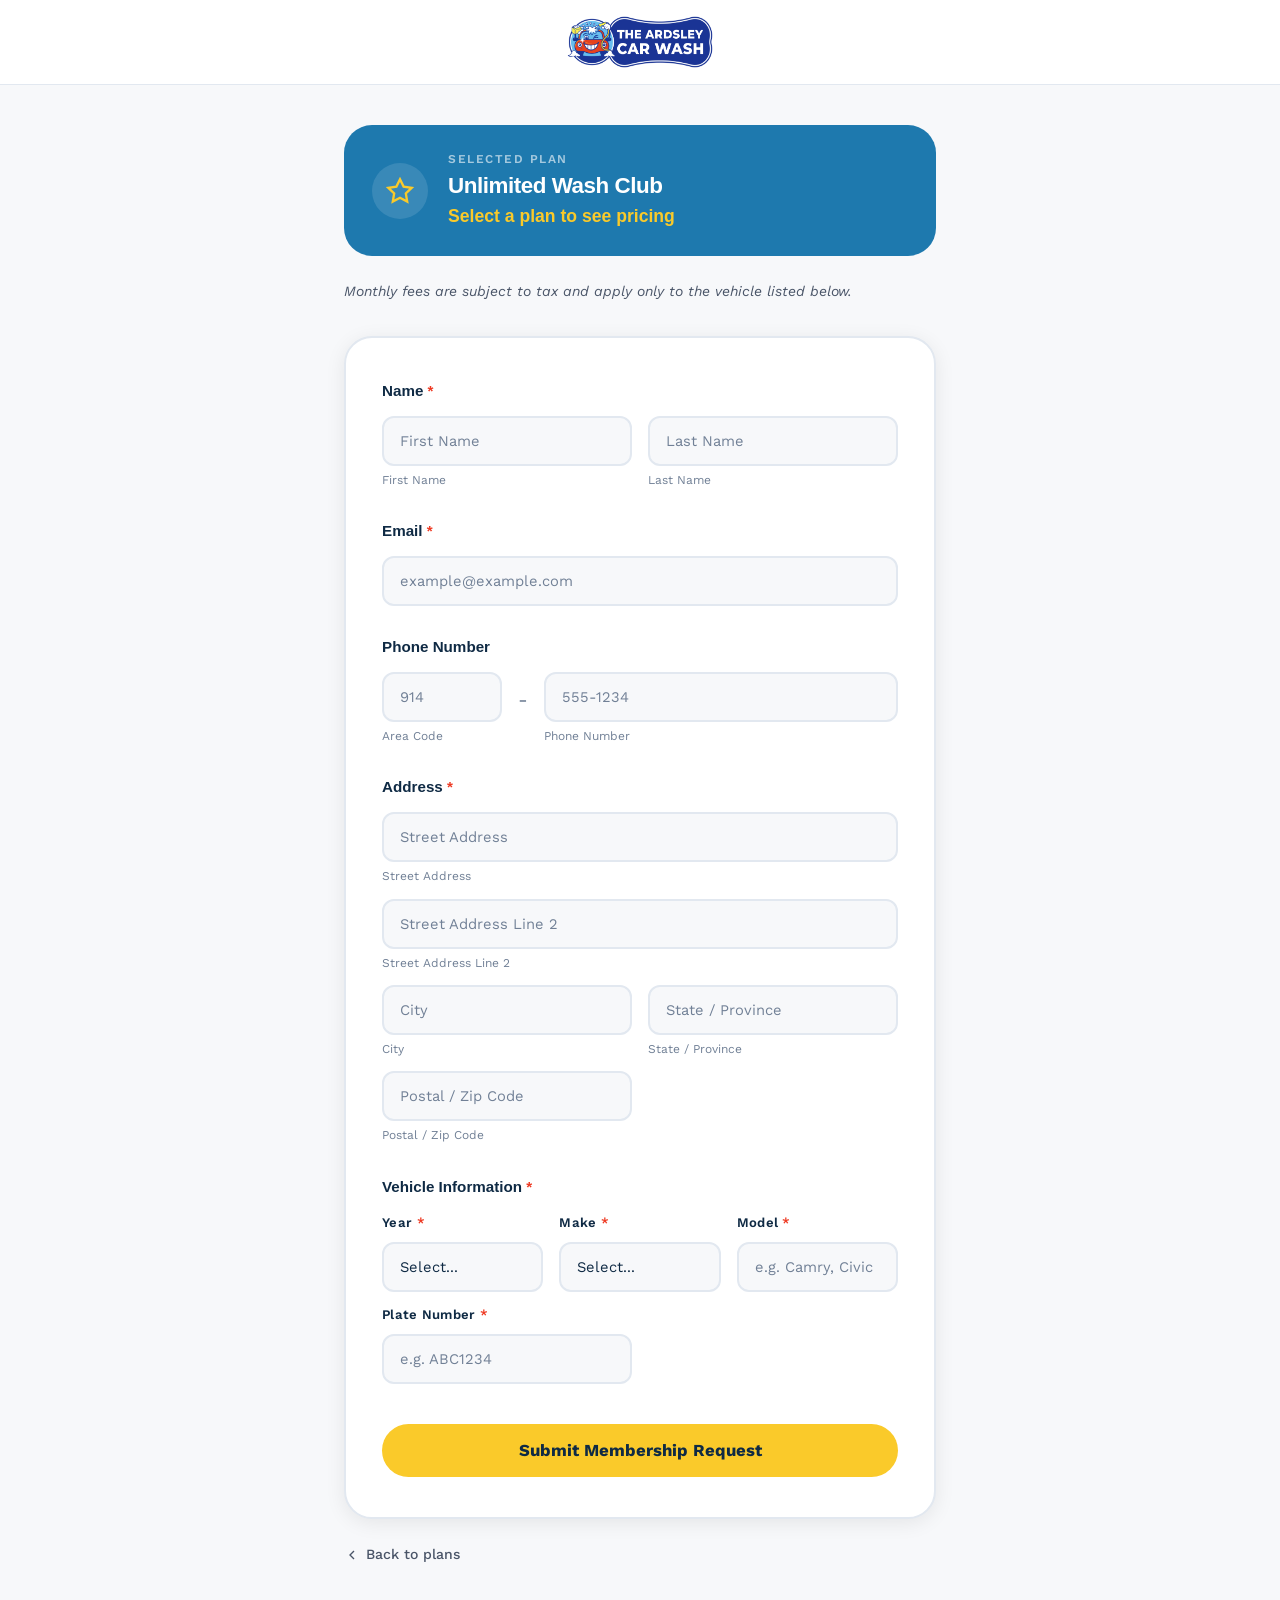
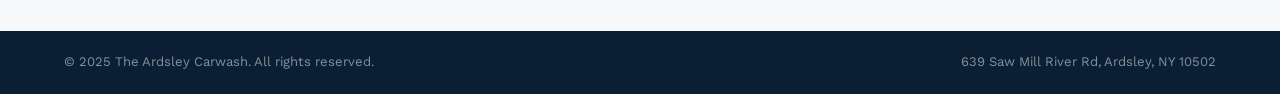
<file: signup.html>
<!DOCTYPE html>
<html lang="en">
<head>
<meta charset="UTF-8"/>
<meta name="viewport" content="width=device-width, initial-scale=1.0"/>
<title>Join the Wash Club — The Ardsley Carwash</title>
<meta name="description" content="Sign up for an unlimited wash membership at The Ardsley Carwash. Drive in anytime, unlimited washes, no contracts."/>

<!-- Fonts -->
<link rel="preconnect" href="https://fonts.googleapis.com"/>
<link rel="preconnect" href="https://fonts.gstatic.com" crossorigin/>
<link href="https://fonts.googleapis.com/css2?family=Work+Sans:wght@400;500;600;700&display=swap" rel="stylesheet"/>
<link href="https://api.fontshare.com/v2/css?f[]=excon@400,500,600,700,800,900&display=swap" rel="stylesheet"/>

<link rel="icon" type="image/png" href="/favicon-96x96.png" sizes="96x96" />
<link rel="icon" type="image/svg+xml" href="/favicon.svg" />
<link rel="shortcut icon" href="/favicon.ico" />
<link rel="apple-touch-icon" sizes="180x180" href="/apple-touch-icon.png" />
<meta name="apple-mobile-web-app-title" content="The Ardsley Carwash" />
<link rel="manifest" href="/site.webmanifest" />

<link rel="stylesheet" href="css/style.css"/>
<link rel="stylesheet" href="css/signup.css"/>
</head>
<body class="signup-body">

<!-- ========== MINIMAL HEADER ========== -->
<header class="signup-header">
  <div class="container">
    <a href="index.html" class="signup-logo-link">
      <img src="assets/ardsley-logo.png" alt="The Ardsley Carwash" class="logo-img"/>
    </a>
  </div>
</header>

<!-- ========== SIGNUP CONTENT ========== -->
<main class="signup-main">
  <div class="container">

    <!-- Plan confirmation banner -->
    <div class="plan-banner" id="planBanner">
      <div class="plan-banner-icon">
        <svg width="28" height="28" fill="none" stroke="currentColor" stroke-width="2" viewBox="0 0 24 24"><polygon points="12 2 15.09 8.26 22 9.27 17 14.14 18.18 21.02 12 17.77 5.82 21.02 7 14.14 2 9.27 8.91 8.26 12 2"/></svg>
      </div>
      <div>
        <p class="plan-banner-label">Selected Plan</p>
        <h2 class="plan-banner-name" id="planName">Unlimited Wash Club</h2>
        <p class="plan-banner-price" id="planPrice"></p>
      </div>
    </div>

    <p class="signup-note">Monthly fees are subject to tax and apply only to the vehicle listed below.</p>

    <!-- Signup Form -->
    <form class="signup-form" id="signupForm">

      <!-- Name -->
      <div class="form-section">
        <label class="form-label">Name <span class="required">*</span></label>
        <div class="form-row">
          <div class="form-group">
            <input type="text" id="firstName" placeholder="First Name" required/>
            <span class="form-hint">First Name</span>
          </div>
          <div class="form-group">
            <input type="text" id="lastName" placeholder="Last Name" required/>
            <span class="form-hint">Last Name</span>
          </div>
        </div>
      </div>

      <!-- Email -->
      <div class="form-section">
        <label class="form-label" for="email">Email <span class="required">*</span></label>
        <div class="form-group">
          <input type="email" id="email" placeholder="example@example.com" required/>
        </div>
      </div>

      <!-- Phone -->
      <div class="form-section">
        <label class="form-label">Phone Number</label>
        <div class="form-row phone-row">
          <div class="form-group area-code">
            <input type="tel" id="areaCode" placeholder="914" maxlength="3" pattern="[0-9]{3}"/>
            <span class="form-hint">Area Code</span>
          </div>
          <span class="phone-separator">-</span>
          <div class="form-group phone-number">
            <input type="tel" id="phoneNumber" placeholder="555-1234" maxlength="8"/>
            <span class="form-hint">Phone Number</span>
          </div>
        </div>
      </div>

      <!-- Address -->
      <div class="form-section">
        <label class="form-label">Address <span class="required">*</span></label>
        <div class="form-group">
          <input type="text" id="street1" placeholder="Street Address" required/>
          <span class="form-hint">Street Address</span>
        </div>
        <div class="form-group">
          <input type="text" id="street2" placeholder="Street Address Line 2"/>
          <span class="form-hint">Street Address Line 2</span>
        </div>
        <div class="form-row">
          <div class="form-group">
            <input type="text" id="city" placeholder="City" required/>
            <span class="form-hint">City</span>
          </div>
          <div class="form-group">
            <input type="text" id="state" placeholder="State / Province" required/>
            <span class="form-hint">State / Province</span>
          </div>
        </div>
        <div class="form-group half-width">
          <input type="text" id="zip" placeholder="Postal / Zip Code" required/>
          <span class="form-hint">Postal / Zip Code</span>
        </div>
      </div>

      <!-- Vehicle Info -->
      <div class="form-section">
        <label class="form-label">Vehicle Information <span class="required">*</span></label>
        <div class="form-row three-col">
          <div class="form-group">
            <label class="form-sublabel" for="year">Year <span class="required">*</span></label>
            <select id="year" required>
              <option value="">Select...</option>
            </select>
          </div>
          <div class="form-group">
            <label class="form-sublabel" for="make">Make <span class="required">*</span></label>
            <select id="make" required>
              <option value="">Select...</option>
            </select>
          </div>
          <div class="form-group">
            <label class="form-sublabel" for="model">Model <span class="required">*</span></label>
            <input type="text" id="model" placeholder="e.g. Camry, Civic" required/>
          </div>
        </div>
        <div class="form-group half-width">
          <label class="form-sublabel" for="plate">Plate Number <span class="required">*</span></label>
          <input type="text" id="plate" placeholder="e.g. ABC1234" required/>
        </div>
      </div>

      <button type="submit" class="btn btn-yellow btn-full btn-submit">
        Submit Membership Request
      </button>
    </form>

    <!-- Success Message -->
    <div class="signup-success" id="signupSuccess">
      <div class="success-icon">
        <svg width="56" height="56" fill="none" stroke="currentColor" stroke-width="2" viewBox="0 0 24 24"><path d="M22 11.08V12a10 10 0 11-5.93-9.14"/><polyline points="22 4 12 14.01 9 11.01"/></svg>
      </div>
      <h3>You're All Set!</h3>
      <p>We've received your membership request.<br/>We'll reach out shortly to confirm everything.<br/>See you at 639 Saw Mill River Rd!</p>
      <a href="index.html" class="btn btn-blue">Back to Home</a>
    </div>

    <a href="index.html#membership" class="back-link" id="backLink">
      <svg width="16" height="16" fill="none" stroke="currentColor" stroke-width="2" viewBox="0 0 24 24"><polyline points="15 18 9 12 15 6"/></svg>
      Back to plans
    </a>
  </div>
</main>

<!-- ========== MINIMAL FOOTER ========== -->
<footer class="signup-footer">
  <div class="container">
    <span>&copy; 2025 The Ardsley Carwash. All rights reserved.</span>
    <span>639 Saw Mill River Rd, Ardsley, NY 10502</span>
  </div>
</footer>

<script src="js/config.js"></script>
<script src="js/signup.js"></script>
</body>
</html>
</file>
<file: css/style.css>
/* ================================================
   THE ARDSLEY CARWASH — Production Stylesheet
   Brand: Playful · Community · Speed · Care
   ================================================ */

/* ===== RESET & BASE ===== */
*, *::before, *::after {
  box-sizing: border-box;
  margin: 0;
  padding: 0;
}

html {
  scroll-behavior: smooth;
  scroll-padding-top: 120px;
}

body {
  font-family: 'Work Sans', -apple-system, BlinkMacSystemFont, sans-serif;
  color: var(--navy);
  background: var(--white);
  line-height: 1.7;
  font-weight: 400;
  -webkit-font-smoothing: antialiased;
  -moz-osx-font-smoothing: grayscale;
  overflow-x: hidden;
}

h1, h2, h3, h4, h5 {
  font-family: 'Excon', 'Work Sans', sans-serif;
  font-weight: 700;
  line-height: 1.15;
  letter-spacing: -0.02em;
}

a {
  text-decoration: none;
  color: inherit;
  transition: color 0.2s;
}

img { max-width: 100%; display: block; }
ul { list-style: none; }

.container {
  max-width: 1200px;
  margin: 0 auto;
  padding: 0 24px;
}


/* ===== TOKENS ===== */
:root {
  /* Primary */
  --red: #EE3A23;
  --yellow: #FACA2A;
  --blue: #1E79AE;

  /* Secondary */
  --coral: #F15942;
  --mint: #CFE7CD;

  /* Neutrals */
  --navy: #0f2a44;
  --navy-deep: #0a1f33;
  --slate: #4a5568;
  --gray: #718096;
  --light: #f7f8fa;
  --light-warm: #fef9f0;
  --white: #ffffff;
  --border: #e2e8f0;

  /* Shadows */
  --shadow-sm: 0 2px 8px rgba(0,0,0,0.06);
  --shadow: 0 4px 20px rgba(0,0,0,0.08);
  --shadow-lg: 0 8px 40px rgba(0,0,0,0.12);
  --shadow-xl: 0 20px 60px rgba(0,0,0,0.16);
  --shadow-color: 0 8px 32px rgba(30,121,174,0.2);

  /* Radii */
  --radius: 12px;
  --radius-lg: 20px;
  --radius-xl: 28px;
  --radius-full: 50px;

  /* Motion */
  --ease: cubic-bezier(0.4, 0, 0.2, 1);
  --ease-bounce: cubic-bezier(0.34, 1.56, 0.64, 1);
  --ease-spring: cubic-bezier(0.175, 0.885, 0.32, 1.275);
  --transition: 0.3s var(--ease);
  --transition-bounce: 0.5s var(--ease-bounce);
}


/* ===== KEYFRAME ANIMATIONS ===== */
@keyframes fadeInUp {
  from { opacity: 0; transform: translateY(40px); }
  to { opacity: 1; transform: translateY(0); }
}

@keyframes fadeInDown {
  from { opacity: 0; transform: translateY(-30px); }
  to { opacity: 1; transform: translateY(0); }
}

@keyframes fadeInLeft {
  from { opacity: 0; transform: translateX(-40px); }
  to { opacity: 1; transform: translateX(0); }
}

@keyframes fadeInRight {
  from { opacity: 0; transform: translateX(40px); }
  to { opacity: 1; transform: translateX(0); }
}

@keyframes scaleIn {
  from { opacity: 0; transform: scale(0.9); }
  to { opacity: 1; transform: scale(1); }
}

@keyframes bounceIn {
  0% { opacity: 0; transform: scale(0.3); }
  50% { opacity: 1; transform: scale(1.05); }
  70% { transform: scale(0.95); }
  100% { transform: scale(1); }
}

@keyframes wiggle {
  0%, 100% { transform: rotate(0deg); }
  25% { transform: rotate(-3deg); }
  75% { transform: rotate(3deg); }
}

@keyframes float {
  0%, 100% { transform: translateY(0); }
  50% { transform: translateY(-12px); }
}

@keyframes slideInBubble {
  0% { transform: translateY(100px) scale(0); opacity: 0; }
  20% { opacity: 0.5; transform: translateY(0) scale(0.8); }
  80% { opacity: 0.35; }
  100% { transform: translateY(-100vh) scale(1); opacity: 0; }
}

@keyframes shimmer {
  0% { background-position: -200% 0; }
  100% { background-position: 200% 0; }
}

@keyframes pulse {
  0%, 100% { transform: scale(1); }
  50% { transform: scale(1.05); }
}

@keyframes scrollPulse {
  0%, 100% { opacity: 0.3; transform: scaleY(0.6); }
  50% { opacity: 1; transform: scaleY(1); }
}

@keyframes spin {
  from { transform: rotate(0deg); }
  to { transform: rotate(360deg); }
}

@keyframes colorCycle {
  0%, 100% { color: var(--red); }
  33% { color: var(--yellow); }
  66% { color: var(--blue); }
}


/* ===== NAVBAR ===== */
.navbar {
  position: fixed;
  top: 0; left: 0; right: 0;
  z-index: 1000;
  background: rgba(255,255,255,0.97);
  backdrop-filter: blur(20px);
  -webkit-backdrop-filter: blur(20px);
  border-bottom: 1px solid transparent;
  transition: all var(--transition);
}

.navbar.scrolled {
  border-bottom-color: var(--border);
  box-shadow: 0 2px 20px rgba(0,0,0,0.06);
}

.navbar .container {
  display: flex;
  align-items: center;
  justify-content: space-between;
  height: 76px;
}

.logo-img {
  height: 56px;
  width: auto;
  transition: transform var(--transition);
}
.logo-img:hover {
  transform: scale(1.05);
}

.nav-links {
  display: flex;
  gap: 32px;
}

.nav-links a {
  font-size: 0.9rem;
  font-weight: 500;
  color: var(--slate);
  position: relative;
  padding: 4px 0;
}

.nav-links a::after {
  content: '';
  position: absolute;
  bottom: -4px; left: 0;
  width: 0; height: 3px;
  background: var(--red);
  border-radius: 2px;
  transition: width var(--transition);
}

.nav-links a:hover { color: var(--navy); }
.nav-links a:hover::after, .nav-links a.active::after { width: 100%; }
.nav-links a.active { color: var(--navy); font-weight: 600; }

.nav-right {
  display: flex;
  align-items: center;
  gap: 12px;
}

.nav-phone {
  font-size: 0.85rem;
  font-weight: 600;
  color: var(--slate);
  display: flex;
  align-items: center;
  gap: 6px;
}
.nav-phone:hover { color: var(--blue); }

/* Buttons */
.btn {
  display: inline-flex;
  align-items: center;
  justify-content: center;
  gap: 8px;
  padding: 12px 28px;
  border-radius: var(--radius-full);
  font-size: 0.9rem;
  font-weight: 600;
  cursor: pointer;
  border: none;
  transition: all var(--transition);
  font-family: inherit;
  line-height: 1;
  position: relative;
  overflow: hidden;
}

.btn::before {
  content: '';
  position: absolute;
  inset: 0;
  background: linear-gradient(120deg, transparent 30%, rgba(255,255,255,0.2) 50%, transparent 70%);
  background-size: 200% 100%;
  opacity: 0;
  transition: opacity 0.3s;
}
.btn:hover::before {
  opacity: 1;
  animation: shimmer 0.8s ease forwards;
}

.btn-primary {
  background: var(--red);
  color: #fff;
}
.btn-primary:hover {
  background: #d42f1a;
  transform: translateY(-3px);
  box-shadow: 0 8px 24px rgba(238,58,35,0.35);
}

.btn-yellow {
  background: var(--yellow);
  color: var(--navy);
  font-weight: 700;
}
.btn-yellow:hover {
  background: #e5b820;
  transform: translateY(-3px);
  box-shadow: 0 8px 24px rgba(250,202,42,0.4);
}

.btn-blue {
  background: var(--blue);
  color: #fff;
}
.btn-blue:hover {
  background: #166494;
  transform: translateY(-3px);
  box-shadow: 0 8px 24px rgba(30,121,174,0.35);
}

.btn-outline {
  background: transparent;
  color: var(--navy);
  border: 2px solid var(--border);
}
.btn-outline:hover {
  border-color: var(--blue);
  color: var(--blue);
  transform: translateY(-2px);
}

.btn-outline-white {
  background: transparent;
  color: #fff;
  border: 2px solid rgba(255,255,255,0.3);
}
.btn-outline-white:hover {
  border-color: #fff;
  background: rgba(255,255,255,0.1);
  transform: translateY(-2px);
}

.btn-full { width: 100%; }
.btn-nav { padding: 10px 22px; font-size: 0.85rem; }
.btn-lg { padding: 16px 40px; font-size: 1.05rem; }
.btn-card { width: 100%; }

/* Hamburger */
.hamburger {
  display: none;
  flex-direction: column;
  gap: 6px;
  cursor: pointer;
  background: none;
  border: none;
  padding: 4px;
  z-index: 1001;
}
.hamburger span {
  width: 26px; height: 2.5px;
  background: var(--navy);
  border-radius: 3px;
  transition: all var(--transition);
}
.hamburger.active span:nth-child(1) { transform: rotate(45deg) translate(6px, 6px); }
.hamburger.active span:nth-child(2) { opacity: 0; transform: scaleX(0); }
.hamburger.active span:nth-child(3) { transform: rotate(-45deg) translate(6px, -6px); }

/* Mobile overlay */
.mobile-overlay {
  position: fixed;
  inset: 0;
  background: rgba(15,42,68,0.5);
  backdrop-filter: blur(4px);
  z-index: 998;
  opacity: 0;
  visibility: hidden;
  transition: all var(--transition);
}
.mobile-overlay.active {
  opacity: 1;
  visibility: visible;
}

@media (max-width: 900px) {
  .nav-links { display: none; }
  .nav-phone { display: none; }
  .btn-nav { display: none; }
  .hamburger { display: flex; }

  .nav-links.open {
    display: flex;
    flex-direction: column;
    position: fixed;
    top: 0; right: 0;
    width: 320px; height: 100vh;
    background: #fff;
    padding: 100px 36px 36px;
    gap: 8px;
    box-shadow: var(--shadow-xl);
    z-index: 999;
    animation: fadeInRight 0.3s ease;
  }

  .nav-links.open a {
    font-size: 1.15rem;
    padding: 12px 0;
    border-bottom: 1px solid var(--border);
  }

  .nav-links.open a:last-child { border-bottom: none; }
}


/* ===== HERO ===== */
/*
  Image controls — tweak these to adjust the look:
  --hero-img-opacity   : how visible the photo is (0 = hidden, 1 = full)
  --hero-overlay-color : the tint color layered over the image
  --hero-overlay-opacity: how strong the color overlay is
*/
:root {
  --hero-img-opacity: 1;
  --hero-overlay-color: 30, 121, 174;   /* = var(--blue) in RGB */
  --hero-overlay-opacity: 0;
}

.hero {
  display: grid;
  grid-template-columns: 1fr;
  background: var(--navy-deep);
  position: relative;
  overflow: hidden;
  padding: 0;
}

/* Photo layer */
.hero-bg-image {
  grid-row: 1;
  grid-column: 1;
  align-self: start;
  margin-top: 116px;
  width: 100%;
  height: auto;
  display: block;
  opacity: var(--hero-img-opacity);
  z-index: 0;
}

/* Color overlay — blue tint blended over the photo */
.hero-bg-overlay {
  position: absolute;
  inset: 0;
  background: none;
  z-index: 1;
}

.hero-bg-pattern {
  position: absolute;
  inset: 0;
  background:
    radial-gradient(ellipse at 80% 20%, rgba(250,202,42,0.12) 0%, transparent 50%),
    radial-gradient(ellipse at 20% 80%, rgba(238,58,35,0.08) 0%, transparent 50%),
    radial-gradient(ellipse at 50% 50%, rgba(255,255,255,0.03) 0%, transparent 70%);
  z-index: 2;
}

/* Floating bubbles */
.hero-bubbles {
  position: absolute;
  inset: 0;
  z-index: 3;
  overflow: hidden;
  pointer-events: none;
}

.bubble {
  position: absolute;
  bottom: -20px;
  border-radius: 50%;
  background: rgba(255,255,255,0.08);
  border: 1px solid rgba(255,255,255,0.06);
  animation: slideInBubble linear infinite;
}

/* Large bubbles */
.bubble:nth-child(1) { left: 10%; width: 70px; height: 70px; animation-duration: 10s; animation-delay: 0s; }
.bubble:nth-child(2) { left: 45%; width: 90px; height: 90px; animation-duration: 12s; animation-delay: 4s; }
.bubble:nth-child(3) { left: 75%; width: 60px; height: 60px; animation-duration: 11s; animation-delay: 3s; }
/* Medium bubbles */
.bubble:nth-child(4) { left: 25%; width: 40px; height: 40px; animation-duration: 14s; animation-delay: 2s; }
.bubble:nth-child(5) { left: 88%; width: 50px; height: 50px; animation-duration: 13s; animation-delay: 5s; }
.bubble:nth-child(6) { left: 55%; width: 35px; height: 35px; animation-duration: 15s; animation-delay: 1s; }
/* Small bubbles */
.bubble:nth-child(7) { left: 5%; width: 14px; height: 14px; animation-duration: 9s; animation-delay: 0.5s; }
.bubble:nth-child(8) { left: 18%; width: 10px; height: 10px; animation-duration: 11s; animation-delay: 3.5s; }
.bubble:nth-child(9) { left: 35%; width: 16px; height: 16px; animation-duration: 8s; animation-delay: 6s; }
.bubble:nth-child(10) { left: 52%; width: 12px; height: 12px; animation-duration: 10s; animation-delay: 1.5s; }
.bubble:nth-child(11) { left: 68%; width: 18px; height: 18px; animation-duration: 9s; animation-delay: 4.5s; }
.bubble:nth-child(12) { left: 82%; width: 10px; height: 10px; animation-duration: 12s; animation-delay: 2.5s; }
.bubble:nth-child(13) { left: 93%; width: 14px; height: 14px; animation-duration: 10s; animation-delay: 7s; }
.bubble:nth-child(14) { left: 40%; width: 8px; height: 8px; animation-duration: 7s; animation-delay: 0.8s; }
.bubble:nth-child(15) { left: 62%; width: 10px; height: 10px; animation-duration: 8s; animation-delay: 5.5s; }

.hero .container {
  grid-row: 1;
  grid-column: 1;
  align-self: start;
  position: relative;
  z-index: 4;
  max-width: 960px;
  margin: 0 auto;
  width: 100%;
  display: flex;
  flex-direction: column;
  padding-top: 180px;           /* clear fixed navbar + promo banner */
  padding-bottom: 130px;        /* clear partners strip at bottom */
}

.hero-content {
  animation: fadeInLeft 0.8s ease 0.2s both;
}

.hero-badge {
  display: inline-flex;
  align-items: center;
  gap: 8px;
  background: rgba(250,202,42,0.15);
  color: var(--yellow);
  padding: 10px 20px;
  border-radius: var(--radius-full);
  font-size: 0.82rem;
  font-weight: 600;
  margin-bottom: 28px;
  letter-spacing: 0.5px;
  border: 1px solid rgba(250,202,42,0.2);
}

.hero h1 {
  font-size: clamp(2.6rem, 4vw, 3.5rem);
  color: #fff;
  margin-bottom: 6px;
  letter-spacing: -0.02em;
  line-height: 1.18;
}

.hero h1 .highlight-red { color: var(--red); }
.hero h1 .highlight-yellow { color: var(--yellow); }

/* ── Cycling headline phrases ── */
.hero-headline {
  position: relative;
  min-height: 3.6em;
  display: block;
}
.hero-phrase {
  position: absolute;
  top: 0; left: 0;
  opacity: 0;
  transform: translateY(18px);
  transition: opacity 0.7s ease, transform 0.7s ease;
  pointer-events: none;
  white-space: normal;
}
.hero-phrase.phrase-active {
  opacity: 1;
  transform: translateY(0);
  pointer-events: auto;
}
.hero-phrase.phrase-exit {
  opacity: 0;
  transform: translateY(-18px);
  transition: opacity 0.5s ease, transform 0.5s ease;
}
/* Overlay fades lighter when phrases are between transitions */
.hero-bg-overlay {
  transition: opacity 0.6s ease;
}
.hero-bg-overlay.overlay-reveal {
  opacity: 0.45;
}

.hero-sub {
  font-size: clamp(0.81rem, 1.8vw, 1.01rem);
  color: rgba(255,255,255,0.7);
  margin-bottom: 36px;
  max-width: 560px;
  line-height: 1.7;
  font-weight: 500;
}

.hero-body {
  font-size: 1rem;
  color: rgba(255,255,255,0.5);
  margin-bottom: 36px;
  max-width: 580px;
  line-height: 1.8;
}

.hero-ctas {
  display: flex;
  gap: 16px;
  flex-wrap: wrap;
}

.hero-image {
  position: relative;
  animation: fadeInRight 0.8s ease 0.4s both;
}

.hero-image img {
  width: 100%;
  border-radius: var(--radius-xl);
  box-shadow: 0 20px 60px rgba(0,0,0,0.3);
}

.hero-image-badge {
  position: absolute;
  bottom: -16px;
  left: -16px;
  background: var(--yellow);
  color: var(--navy);
  padding: 16px 24px;
  border-radius: var(--radius-lg);
  font-weight: 700;
  font-size: 0.9rem;
  box-shadow: var(--shadow-lg);
  animation: bounceIn 0.6s ease 1s both;
}

.hero-image-badge span {
  display: block;
  font-size: 1.6rem;
  font-family: 'Excon', sans-serif;
}

.hero-scroll-indicator {
  display: none;
}

.scroll-line {
  width: 2px; height: 36px;
  background: linear-gradient(to bottom, var(--yellow), transparent);
  border-radius: 2px;
  animation: scrollPulse 2s ease-in-out infinite;
}

@media (max-width: 900px) {
  .hero { min-height: 0; }
  .hero .container { text-align: center; padding-top: 130px; padding-left: 24px; padding-right: 24px; padding-bottom: 56px; }
  .hero-content { animation-name: fadeInUp; }
  .hero-sub, .hero-body { margin-left: auto; margin-right: auto; }
  .hero-ctas { justify-content: center; }
}

@media (max-width: 640px) {
  .hero { min-height: 0; overflow: visible; }
  .hero .container { text-align: center; padding-top: 110px; padding-left: 20px; padding-right: 20px; padding-bottom: 100px; }
  .hero-content { animation-name: fadeInUp; }
  .hero-sub, .hero-body { margin-left: auto; margin-right: auto; }
  .hero-phrase { left: 0; right: 0; text-align: center; }
  .hero h1 { font-size: clamp(1.8rem, 5.5vw, 2.3rem); line-height: 1.22; margin-bottom: 14px; }
  .hero-sub { font-size: 0.78rem; line-height: 1.5; margin-bottom: 14px; }
  .hero-ctas { justify-content: center; gap: 8px; flex-wrap: nowrap; }
  .hero-ctas .btn { width: auto; flex: 1; text-align: center; font-size: 0.82rem; padding: 10px 14px; }
}

@media (max-width: 380px) {
  .hero h1 { font-size: 1.6rem; }
}


/* ===== HERO PARTNERS STRIP ===== */
.hero-partners {
  grid-row: 1;
  grid-column: 1;
  align-self: end;
  position: relative;
  z-index: 5;
  background: #eef2f7;
  padding: 10px 0 0;
  border-top: 1px solid #dce6f0;
  border-bottom: 1px solid #dce6f0;
}

/* Scrolling track */
.hp-track {
  overflow: hidden;
  height: 90px;
  position: relative;
}

/* Animated scene: car + flag + logos */
.hp-scene {
  position: absolute;
  display: flex;
  align-items: flex-end;
  bottom: 8px;
  left: 0;
  animation: hp-drive 24s linear infinite;
}

@keyframes hp-drive {
  from { transform: translateX(110vw); }
  to   { transform: translateX(-100%); }
}

/* Second scene starts halfway through so there's always one on screen */
.hp-scene--2 {
  animation-delay: -12s;
}

.hp-car {
  flex-shrink: 0;
}

/* Tow bar connecting car to flag */
.hp-tow {
  width: 20px;
  height: 2px;
  background: #0f2a44;
  margin-bottom: 27px; /* aligns with tow hook on car (28px from bottom) */
  flex-shrink: 0;
}

/* Flag / pennant behind the car */
.hp-banner {
  flex-shrink: 0;
  align-self: flex-end;
  margin-bottom: 8px;
  background: #0f2a44;
  color: #FACA2A;
  padding: 8px 42px 8px 14px;
  display: flex;
  flex-direction: column;
  align-items: flex-start;
  gap: 1px;
  clip-path: polygon(0 0, 100% 0, calc(100% - 22px) 50%, 100% 100%, 0 100%);
  animation: flag-wave 2.2s ease-in-out infinite;
}

.hp-banner span {
  font-size: 0.62rem;
  font-weight: 800;
  letter-spacing: 1.8px;
  text-transform: uppercase;
  line-height: 1.3;
  white-space: nowrap;
  font-family: 'Excon', sans-serif;
}

@keyframes flag-wave {
  0%   { clip-path: polygon(0 0,   100% 0,   calc(100% - 22px) 50%, 100% 100%,  0 100%); }
  33%  { clip-path: polygon(0 3px, 100% 0,   calc(100% - 18px) 50%, 100% 97%,   0 97%); }
  66%  { clip-path: polygon(0 0,   100% 3px, calc(100% - 26px) 50%, 100% 100%,  0 97%); }
  100% { clip-path: polygon(0 0,   100% 0,   calc(100% - 22px) 50%, 100% 100%,  0 100%); }
}

/* Partner logo badges in a row */
.hp-logos {
  display: flex;
  align-items: center;
  gap: 10px;
  padding-left: 16px;
  padding-right: 20px;
  align-self: center;
  flex-shrink: 0;
}

/* Badge card */
.hp-badge {
  background: #fff;
  border: 1.5px solid var(--border);
  border-radius: 10px;
  padding: 5px 12px 5px 7px;
  display: flex;
  align-items: center;
  gap: 8px;
  box-shadow: 0 2px 10px rgba(0,0,0,0.09);
  white-space: nowrap;
  cursor: pointer;
  transition: box-shadow 0.2s, transform 0.2s;
}
.hp-badge:hover {
  box-shadow: 0 4px 16px rgba(0,0,0,0.18);
  transform: translateY(-2px);
}

/* Partner logo */
.hp-icon {
  width: 40px;
  height: 40px;
  border-radius: 6px;
  flex-shrink: 0;
  object-fit: contain;
}

.hp-badge span {
  font-size: 0.7rem;
  font-weight: 600;
  color: var(--navy);
}

@keyframes hp-drive-mobile {
  from { transform: translateX(50vw); }
  to   { transform: translateX(-100%); }
}

@media (max-width: 640px) {
  .hp-track { height: 80px; }
  .hp-scene--2 { display: none; }
  .hp-scene { animation-name: hp-drive-mobile; }
  .hp-car svg { width: 110px; height: 53px; }
  .hp-banner { padding: 6px 24px 6px 9px; }
  .hp-banner span { font-size: 0.52rem; letter-spacing: 1.5px; }
  .hp-badge { padding: 4px 8px 4px 5px; gap: 6px; }
  .hp-badge span { font-size: 0.64rem; }
  .hp-icon { width: 30px; height: 30px; }
  .hp-logos { gap: 7px; padding-left: 10px; }
}


/* ===== TRUST BAR ===== */
.trust-bar {
  background: var(--white);
  border-bottom: 1px solid var(--border);
  padding: 28px 0;
  position: relative;
  z-index: 5;
}

.trust-bar .container {
  display: flex;
  justify-content: center;
}

.trust-bullets {
  font-family: 'Fredoka One', cursive;
  font-size: 0.95rem;
  font-weight: 400;
  color: var(--slate);
  text-align: center;
  margin: 0;
  letter-spacing: 0.04em;
  display: flex;
  flex-wrap: wrap;
  align-items: center;
  justify-content: center;
  gap: 6px 8px;
}
.trust-sep {
  color: var(--slate);
  opacity: 0.5;
}


.trust-item {
  display: flex;
  align-items: center;
  gap: 14px;
  font-size: 0.9rem;
  color: var(--slate);
  font-weight: 500;
}

.trust-icon {
  width: 44px; height: 44px;
  border-radius: var(--radius);
  display: flex;
  align-items: center;
  justify-content: center;
  flex-shrink: 0;
  transition: transform var(--transition-bounce);
}

.trust-item:hover .trust-icon {
  transform: scale(1.1) rotate(-5deg);
}

.trust-icon.red { background: rgba(238,58,35,0.1); color: var(--red); }
.trust-icon.yellow { background: rgba(250,202,42,0.15); color: #c49a00; }
.trust-icon.blue { background: rgba(30,121,174,0.1); color: var(--blue); }
.trust-icon.mint { background: var(--mint); color: #2d8a3e; }

@media (max-width: 768px) {
  .trust-bar .container { gap: 24px; }
  .trust-item { font-size: 0.82rem; }
}

@media (max-width: 480px) {
  .trust-bar .container {
    display: grid;
    grid-template-columns: 1fr 1fr;
    gap: 16px;
  }
}


/* ===== SECTIONS ===== */
section { padding: 100px 0; }
.section-alt { background: var(--light); }
.section-mint { background: var(--mint); }
.section-warm { background: var(--light-warm); }

.section-header { margin-bottom: 56px; }
.section-header.centered { text-align: center; }
.section-header.centered .section-subtitle { margin-left: auto; margin-right: auto; }

.section-label {
  font-size: 0.8rem;
  font-weight: 700;
  letter-spacing: 2px;
  text-transform: uppercase;
  margin-bottom: 12px;
  display: inline-flex;
  align-items: center;
  gap: 8px;
}

.section-label.red { color: var(--red); }
.section-label.blue { color: var(--blue); }
.section-label.yellow { color: #b8930a; }

.section-label::before {
  content: '';
  width: 28px;
  height: 3px;
  border-radius: 2px;
}
.section-label.red::before { background: var(--red); }
.section-label.blue::before { background: var(--blue); }
.section-label.yellow::before { background: var(--yellow); }

.section-title {
  font-size: clamp(2rem, 3.5vw, 3rem);
  margin-bottom: 16px;
  color: var(--navy);
}

.section-subtitle {
  font-size: 1.05rem;
  color: var(--slate);
  max-width: 560px;
  line-height: 1.8;
}


/* ===== SERVICES ===== */
.services-grid {
  display: grid;
  grid-template-columns: repeat(3, 1fr);
  gap: 24px;
}

.services-grid.two-col {
  grid-template-columns: repeat(2, 1fr);
  max-width: 820px;
}

.service-card {
  background: var(--white);
  border: 2px solid var(--border);
  border-radius: var(--radius-xl);
  padding: 36px 28px;
  transition: all var(--transition);
  position: relative;
  overflow: hidden;
}

.service-card::before {
  content: '';
  position: absolute;
  top: 0; left: 0; right: 0;
  height: 4px;
  background: var(--border);
  transition: background var(--transition);
}

.service-card:hover {
  transform: translateY(-8px);
  box-shadow: var(--shadow-lg);
  border-color: transparent;
}

.service-card:hover::before {
  background: var(--blue);
}

.service-card.featured {
  border-color: var(--red);
  box-shadow: 0 0 0 1px var(--red), var(--shadow);
}

.service-card.featured::before {
  background: var(--red);
}

.service-card.compact { padding: 32px 24px; }

.card-icon {
  width: 56px; height: 56px;
  border-radius: var(--radius);
  display: flex;
  align-items: center;
  justify-content: center;
  margin-bottom: 20px;
  transition: transform var(--transition-bounce);
}

.service-card:hover .card-icon {
  transform: scale(1.1) rotate(-5deg);
}

.card-icon.bg-red { background: rgba(238,58,35,0.1); color: var(--red); }
.card-icon.bg-yellow { background: rgba(250,202,42,0.15); color: #b8930a; }
.card-icon.bg-blue { background: rgba(30,121,174,0.1); color: var(--blue); }
.card-icon.bg-mint { background: var(--mint); color: #2d8a3e; }
.card-icon.bg-coral { background: rgba(241,89,66,0.1); color: var(--coral); }

.service-card h3 {
  font-size: 1.3rem;
  margin-bottom: 6px;
}

.price {
  font-size: 1.8rem;
  font-weight: 800;
  color: var(--blue);
  margin-bottom: 20px;
  font-family: 'Excon', sans-serif;
}
.price small {
  font-size: 0.75rem;
  color: var(--gray);
  font-weight: 500;
  font-family: 'Work Sans', sans-serif;
}

.service-card ul { margin-bottom: 24px; }

.service-card li {
  padding: 6px 0;
  font-size: 0.9rem;
  color: var(--slate);
  display: flex;
  align-items: center;
  gap: 10px;
}

.service-card li::before {
  content: '';
  width: 18px; height: 18px;
  border-radius: 50%;
  background: var(--mint);
  flex-shrink: 0;
  display: flex;
  align-items: center;
  justify-content: center;
  background-image: url("data:image/svg+xml,%3Csvg width='10' height='10' viewBox='0 0 24 24' fill='none' stroke='%232d8a3e' stroke-width='3'%3E%3Cpolyline points='20 6 9 17 4 12'/%3E%3C/svg%3E");
  background-repeat: no-repeat;
  background-position: center;
  background-size: 10px;
}

/* Glossy soap bubble bullets for vibrant package cards */
.pkg-card li::before {
  content: '';
  width: 13px; height: 13px;
  min-width: 13px;
  border-radius: 50%;
  flex-shrink: 0;
  background-image: none;
  box-shadow: inset -2px -2px 3px rgba(0,0,0,0.2), inset 2px 2px 4px rgba(255,255,255,0.5), 0 1px 4px rgba(0,0,0,0.2);
}
.pkg-card--blue   li::before { background: radial-gradient(circle at 35% 30%, rgba(255,255,255,0.7) 0%, #1E79AE 55%); }
.pkg-card--red    li::before { background: radial-gradient(circle at 35% 30%, rgba(255,255,255,0.7) 0%, #EE3A23 55%); }
.pkg-card--gold   li::before { background: radial-gradient(circle at 35% 30%, rgba(255,255,255,0.7) 0%, #D97706 55%); }
.pkg-card--mint   li::before { background: radial-gradient(circle at 35% 30%, rgba(255,255,255,0.7) 0%, #10B981 55%); }
.pkg-card--purple li::before { background: radial-gradient(circle at 35% 30%, rgba(255,255,255,0.7) 0%, #7C3AED 55%); }

.card-popular {
  position: absolute;
  top: 20px; right: -32px;
  background: var(--red);
  color: #fff;
  font-size: 0.7rem;
  font-weight: 700;
  padding: 6px 44px;
  transform: rotate(45deg);
  letter-spacing: 1px;
  text-transform: uppercase;
}

.exterior-options { margin-top: 48px; }
.exterior-options-header { margin-bottom: 24px; }
.exterior-options-note { color: var(--text-muted); font-size: 1.05rem; font-weight: 700; margin-top: 4px; }
.exterior-options-note .exterior-accent { color: var(--white); font-weight: 800; }

@media (max-width: 1024px) { .services-grid { grid-template-columns: 1fr 1fr; } }
@media (max-width: 640px) {
  .services-grid, .services-grid.two-col { grid-template-columns: 1fr; }
}


/* ===== PACKAGES SECTION (VIBRANT THEME) ===== */

.packages-section {
  background: linear-gradient(135deg, #0f1f3d 0%, #1a2e4a 60%, #0d1830 100%);
  position: relative;
  overflow: hidden;
}

/* Override section header text for dark background */
.packages-section .section-label { color: #FACC15 !important; }
.packages-section .section-label::before { background: #FACC15 !important; }
.packages-section .section-title { color: #fff; }
.packages-section .section-subtitle { color: rgba(255,255,255,0.75); }
.packages-section .section-subtitle strong { color: #fff; }
.packages-section .exterior-options-note { color: rgba(255,255,255,0.6); }
.packages-section .exterior-options-header .section-label { color: #60D8FA !important; }
.packages-section .exterior-options-header .section-label::before { background: #60D8FA !important; }

/* Background floating decorations */
.pkg-bg-decor {
  position: absolute;
  inset: 0;
  pointer-events: none;
  overflow: hidden;
}

.pkg-bg-bubble {
  position: absolute;
  border-radius: 50%;
  opacity: 0.07;
}
.pkg-bg-bubble.b1 {
  width: 420px; height: 420px;
  background: #1E79AE;
  top: -120px; left: -100px;
  animation: pkgBubbleDrift 14s ease-in-out infinite;
}
.pkg-bg-bubble.b2 {
  width: 320px; height: 320px;
  background: #FFD700;
  bottom: -80px; right: 8%;
  animation: pkgBubbleDrift 11s ease-in-out infinite reverse;
}
.pkg-bg-bubble.b3 {
  width: 220px; height: 220px;
  background: #FF6B9D;
  top: 40%; left: 55%;
  animation: pkgBubbleDrift 9s ease-in-out infinite 2s;
}

.pkg-sparkle {
  position: absolute;
  color: rgba(255,255,255,0.35);
  pointer-events: none;
  animation: pkgSparkleAnim 4s ease-in-out infinite;
}
.pkg-sparkle.s1 { top: 8%;  left: 4%;  font-size: 13px; animation-delay: 0s; }
.pkg-sparkle.s2 { top: 22%; left: 93%; font-size: 18px; animation-delay: 0.8s; }
.pkg-sparkle.s3 { top: 58%; left: 2%;  font-size: 11px; animation-delay: 1.6s; }
.pkg-sparkle.s4 { top: 78%; left: 89%; font-size: 16px; animation-delay: 2.4s; }
.pkg-sparkle.s5 { top: 42%; left: 49%; font-size: 9px;  animation-delay: 1.2s; }

@keyframes pkgBubbleDrift {
  0%, 100% { transform: translate(0, 0) scale(1); }
  33%       { transform: translate(30px, -20px) scale(1.05); }
  66%       { transform: translate(-20px, 15px) scale(0.95); }
}
@keyframes pkgSparkleAnim {
  0%, 100% { opacity: 0;   transform: scale(0.5) rotate(0deg); }
  50%       { opacity: 1;   transform: scale(1.3) rotate(180deg); }
}

/* ---- Card base overrides ---- */
.pkg-card {
  animation: pkgFloat 3.5s ease-in-out infinite;
  border: none !important;
  box-shadow: 0 8px 40px rgba(0,0,0,0.35), 0 2px 12px rgba(0,0,0,0.2) !important;
  text-align: center;
}
.pkg-card::before { display: none !important; }
.pkg-card:hover {
  transform: translateY(-14px) scale(1.03) !important;
  box-shadow: 0 24px 64px rgba(0,0,0,0.45) !important;
  animation-play-state: paused;
}

/* Staggered float animation */
.services-grid .pkg-card:nth-child(1) { animation-delay: 0s; }
.services-grid .pkg-card:nth-child(2) { animation-delay: 0.55s; }
.services-grid .pkg-card:nth-child(3) { animation-delay: 1.1s; }
.services-grid.two-col .pkg-card:nth-child(1) { animation-delay: 0.3s; }
.services-grid.two-col .pkg-card:nth-child(2) { animation-delay: 0.85s; }

@keyframes pkgFloat {
  0%, 100% { transform: translateY(0px); }
  50%       { transform: translateY(-10px); }
}

/* Colored top border per card */
.pkg-card--blue   { border-top: 5px solid #1E79AE !important; }
.pkg-card--red    { border-top: 5px solid #EE3A23 !important; }
.pkg-card--gold   { border-top: 5px solid #D97706 !important; }
.pkg-card--mint   { border-top: 5px solid #10B981 !important; }
.pkg-card--purple { border-top: 5px solid #7C3AED !important; }

/* Featured red card extra glow */
.pkg-card--red.featured {
  box-shadow: 0 8px 40px rgba(238,58,35,0.3), 0 0 0 2px rgba(238,58,35,0.5) !important;
}
.pkg-card--gold.featured {
  box-shadow: 0 8px 40px rgba(217,119,6,0.35), 0 0 0 2px rgba(250,204,21,0.6) !important;
}

/* Corner decorative bubbles */
.pkg-card-bubble {
  position: absolute;
  border-radius: 50%;
  opacity: 0.1;
  pointer-events: none;
}
.pkg-bubble-tl { width: 150px; height: 150px; top: -55px; left: -55px; }
.pkg-bubble-br { width: 110px; height: 110px; bottom: -40px; right: -40px; }

.pkg-card--blue   .pkg-card-bubble { background: #1E79AE; }
.pkg-card--red    .pkg-card-bubble { background: #EE3A23; }
.pkg-card--gold   .pkg-card-bubble { background: #D97706; }
.pkg-card--mint   .pkg-card-bubble { background: #10B981; }
.pkg-card--purple .pkg-card-bubble { background: #7C3AED; }

/* Emoji icon circle */
.pkg-emoji-wrap {
  width: 76px; height: 76px;
  border-radius: 50%;
  display: flex;
  align-items: center;
  justify-content: center;
  margin: 0 auto 12px;
  font-size: 36px;
  animation: pkgEmojiWiggle 2.5s ease-in-out infinite;
}
.pkg-emoji-wrap img { width: 100%; height: 100%; object-fit: contain; border-radius: 50%; }
.pkg-card:nth-child(1) .pkg-emoji-wrap { animation-delay: 0s; }
.pkg-card:nth-child(2) .pkg-emoji-wrap { animation-delay: 0.4s; }
.pkg-card:nth-child(3) .pkg-emoji-wrap { animation-delay: 0.8s; }

@keyframes pkgEmojiWiggle {
  0%, 100% { transform: scale(1) rotate(-3deg); }
  50%       { transform: scale(1.15) rotate(3deg); }
}

.pkg-emoji-blue   { background: linear-gradient(135deg, #dbeafe, #93c5fd); }
.pkg-emoji-red    { background: linear-gradient(135deg, #fee2e2, #fca5a5); }
.pkg-emoji-gold   { background: linear-gradient(135deg, #fef9c3, #fde68a); }
.pkg-emoji-mint   { background: linear-gradient(135deg, #d1fae5, #6ee7b7); }
.pkg-emoji-purple { background: linear-gradient(135deg, #ede9fe, #c4b5fd); }

/* Tier label (Starter / Most Popular / Best Value) */
.pkg-tier-label {
  font-size: 0.65rem;
  font-weight: 800;
  letter-spacing: 0.16em;
  text-transform: uppercase;
  margin-bottom: 5px;
}
.pkg-tier-blue   { color: #1E79AE; }
.pkg-tier-red    { color: #EE3A23; }
.pkg-tier-gold   { color: #B8860B; }

/* Popular badge (replaces ribbon) */
.pkg-popular-badge {
  position: absolute;
  top: 14px; right: 14px;
  background: linear-gradient(135deg, #EE3A23, #FF6B4A);
  color: #fff;
  font-size: 0.65rem;
  font-weight: 800;
  letter-spacing: 0.05em;
  text-transform: uppercase;
  padding: 5px 11px;
  border-radius: 50px;
  box-shadow: 0 3px 10px rgba(238,58,35,0.45);
  animation: pkgPulseBadge 2s ease-in-out infinite;
}
@keyframes pkgPulseBadge {
  0%, 100% { box-shadow: 0 3px 10px rgba(238,58,35,0.45); transform: scale(1); }
  50%       { box-shadow: 0 3px 20px rgba(238,58,35,0.75); transform: scale(1.06); }
}
.pkg-popular-gold {
  background: linear-gradient(135deg, #D97706, #FACC15);
  animation: pkgPulseBadgeGold 2s ease-in-out infinite;
  box-shadow: 0 3px 10px rgba(217,119,6,0.45);
  color: #1a2e4a;
}
@keyframes pkgPulseBadgeGold {
  0%, 100% { box-shadow: 0 3px 10px rgba(217,119,6,0.45); transform: scale(1); }
  50%       { box-shadow: 0 3px 20px rgba(217,119,6,0.75); transform: scale(1.06); }
}

/* Price pill badge */
.pkg-price-badge {
  display: inline-block;
  font-family: 'Excon', 'Work Sans', sans-serif;
  font-size: 1.55rem;
  font-weight: 900;
  letter-spacing: -0.02em;
  color: #fff;
  padding: 8px 24px;
  border-radius: 50px;
  margin-bottom: 18px;
}
.pkg-price-badge small {
  font-family: 'Work Sans', sans-serif;
  font-size: 0.62rem;
  font-weight: 600;
  opacity: 0.88;
  display: block;
  letter-spacing: 0;
}
.pkg-price-blue   { background: linear-gradient(135deg, #1E79AE, #0ea5e9); }
.pkg-price-red    { background: linear-gradient(135deg, #EE3A23, #FF6B4A); }
.pkg-price-gold   { background: linear-gradient(135deg, #D97706, #FACC15); }
.pkg-price-mint   { background: linear-gradient(135deg, #059669, #10B981); }
.pkg-price-purple { background: linear-gradient(135deg, #7C3AED, #a78bfa); }

/* Star rating */
.pkg-stars {
  color: #FACC15;
  font-size: 0.9rem;
  letter-spacing: 3px;
  margin-top: 6px;
}

/* Card heading */
.pkg-card h3 { color: #1a2e4a; }

/* List items stay left-aligned */
.pkg-card li { text-align: left; }

@media (max-width: 640px) {
  .pkg-bg-bubble.b1 { width: 200px; height: 200px; }
  .pkg-bg-bubble.b2 { width: 150px; height: 150px; }
}

/* ===== IMAGE GALLERY STRIP ===== */
/* ===== DAILY PROMOS STRIP ===== */
.promo-strip {
  background: linear-gradient(135deg, #0f1f3d 0%, #1a2e4a 50%, #0f1f3d 100%);
  padding: 28px 24px 32px;
  overflow: hidden;
  position: relative;
}

.promo-strip::before {
  content: '';
  position: absolute;
  inset: 0;
  background:
    radial-gradient(circle at 20% 50%, rgba(255,215,0,0.08) 0%, transparent 50%),
    radial-gradient(circle at 80% 50%, rgba(124,58,237,0.08) 0%, transparent 50%);
  pointer-events: none;
}

.promo-strip-header {
  text-align: center;
  margin-bottom: 20px;
}

.promo-strip-eyebrow {
  font-size: 0.75rem;
  font-weight: 700;
  letter-spacing: 0.14em;
  text-transform: uppercase;
  color: #FACC15;
  margin-bottom: 6px;
}

.promo-strip-title {
  font-family: 'Excon', 'Work Sans', sans-serif;
  font-size: clamp(1.4rem, 3vw, 2rem);
  font-weight: 900;
  color: #fff;
  letter-spacing: -0.03em;
  line-height: 1.1;
}

.promo-strip-inner {
  display: flex;
  gap: 20px;
  justify-content: center;
  flex-wrap: wrap;
  max-width: 1200px;
  margin: 0 auto;
}

.promo-card {
  position: relative;
  flex: 1 1 180px;
  max-width: 240px;
  min-width: 170px;
  background: #fff;
  border-radius: 20px;
  padding: 20px 18px 18px;
  text-align: center;
  box-shadow: 0 8px 32px rgba(0,0,0,0.25), 0 2px 8px rgba(0,0,0,0.15);
  cursor: default;
  overflow: hidden;
  animation: promoFloat 3s ease-in-out infinite;
  transition: transform 0.3s ease, box-shadow 0.3s ease;
}

.promo-card:nth-child(2) { animation-delay: 0.4s; }
.promo-card:nth-child(3) { animation-delay: 0.8s; }
.promo-card:nth-child(4) { animation-delay: 1.2s; }

@keyframes promoFloat {
  0%, 100% { transform: translateY(0px); }
  50%       { transform: translateY(-8px); }
}

.promo-card:hover {
  transform: translateY(-12px) scale(1.04);
  box-shadow: 0 20px 48px rgba(0,0,0,0.35);
  animation-play-state: paused;
}

/* Colored top accent bar */
.promo-card::before {
  content: '';
  position: absolute;
  top: 0; left: 0; right: 0;
  height: 6px;
  border-radius: 24px 24px 0 0;
}

/* Decorative background bubble */
.promo-card-bubble {
  position: absolute;
  width: 120px;
  height: 120px;
  border-radius: 50%;
  top: -30px;
  right: -30px;
  opacity: 0.08;
}

/* Per-card color themes */
.promo-card--monday::before  { background: linear-gradient(90deg, #FFD700, #FFA500); }
.promo-card--monday .promo-card-bubble { background: #FFD700; }
.promo-card--monday .promo-card-day   { color: #B8860B; }
.promo-card--monday .promo-card-discount { background: linear-gradient(135deg, #FFD700, #FFA500); }

.promo-card--tuesday::before  { background: linear-gradient(90deg, #FF6B9D, #FF3D7F); }
.promo-card--tuesday .promo-card-bubble { background: #FF6B9D; }
.promo-card--tuesday .promo-card-day   { color: #c0185a; }
.promo-card--tuesday .promo-card-discount { background: linear-gradient(135deg, #FF6B9D, #FF3D7F); }

.promo-card--wednesday::before  { background: linear-gradient(90deg, #7C3AED, #5B21B6); }
.promo-card--wednesday .promo-card-bubble { background: #7C3AED; }
.promo-card--wednesday .promo-card-day   { color: #5B21B6; }
.promo-card--wednesday .promo-card-discount { background: linear-gradient(135deg, #7C3AED, #5B21B6); }

.promo-card--thursday::before  { background: linear-gradient(90deg, #10B981, #059669); }
.promo-card--thursday .promo-card-bubble { background: #10B981; }
.promo-card--thursday .promo-card-day   { color: #047857; }
.promo-card--thursday .promo-card-discount { background: linear-gradient(135deg, #10B981, #059669); }

.promo-card-icon {
  width: 52px;
  height: 52px;
  margin: 0 auto 10px;
  animation: promoBounce 2s ease-in-out infinite;
}

.promo-card:nth-child(2) .promo-card-icon { animation-delay: 0.3s; }
.promo-card:nth-child(3) .promo-card-icon { animation-delay: 0.6s; }
.promo-card:nth-child(4) .promo-card-icon { animation-delay: 0.9s; }

@keyframes promoBounce {
  0%, 100% { transform: scale(1) rotate(-2deg); }
  50%       { transform: scale(1.12) rotate(2deg); }
}

.promo-card-icon svg,
.promo-card-icon img { width: 100%; height: 100%; display: block; object-fit: contain; }

.promo-card-day {
  font-family: 'Excon', 'Work Sans', sans-serif;
  font-size: 13px;
  font-weight: 700;
  letter-spacing: 0.12em;
  text-transform: uppercase;
  margin-bottom: 4px;
}

.promo-card-wash {
  font-family: 'Excon', 'Work Sans', sans-serif;
  font-size: 15px;
  font-weight: 800;
  color: #1a2e4a;
  margin-bottom: 10px;
  line-height: 1.2;
}

.promo-card-discount {
  display: inline-block;
  color: #fff;
  font-family: 'Excon', 'Work Sans', sans-serif;
  font-size: 22px;
  font-weight: 900;
  letter-spacing: -0.02em;
  padding: 4px 16px;
  border-radius: 50px;
  margin-bottom: 8px;
  box-shadow: 0 4px 12px rgba(0,0,0,0.18);
  animation: promoPulse 2.5s ease-in-out infinite;
}

.promo-card:nth-child(2) .promo-card-discount { animation-delay: 0.5s; }
.promo-card:nth-child(3) .promo-card-discount { animation-delay: 1s; }
.promo-card:nth-child(4) .promo-card-discount { animation-delay: 1.5s; }

@keyframes promoPulse {
  0%, 100% { transform: scale(1); }
  50%       { transform: scale(1.06); }
}

.promo-card-stars {
  font-size: 14px;
  color: #FFD700;
  letter-spacing: 2px;
}

@media (max-width: 768px) {
  .promo-strip { padding: 32px 16px; }
  .promo-strip-inner { gap: 14px; }
  .promo-card { flex: 1 1 160px; min-width: 150px; padding: 24px 16px 20px; }
  .promo-card-icon { width: 54px; height: 54px; }
  .promo-card-wash { font-size: 15px; }
  .promo-card-discount { font-size: 22px; padding: 4px 14px; }
}


/* ===== MENU ===== */
.menu-columns {
  display: grid;
  grid-template-columns: 1fr 1fr;
  gap: 48px;
}

.menu-group h3 {
  font-size: 1.15rem;
  margin-bottom: 20px;
  padding-bottom: 14px;
  border-bottom: 3px solid var(--red);
  display: inline-block;
}

.mt-40 { margin-top: 40px; }

.menu-item {
  display: flex;
  justify-content: space-between;
  align-items: baseline;
  padding: 14px 0;
  border-bottom: 1px solid var(--border);
  transition: all 0.2s;
}

.menu-item:hover {
  padding-left: 8px;
  border-bottom-color: var(--blue);
}

.menu-item-name { font-size: 0.92rem; font-weight: 600; }
.menu-item-desc { font-size: 0.82rem; color: var(--gray); margin-top: 2px; }
.menu-item-price {
  font-weight: 700;
  color: var(--blue);
  white-space: nowrap;
  margin-left: 16px;
  font-family: 'Excon', sans-serif;
}

.menu-note {
  margin-top: 12px;
  font-size: 0.82rem;
  color: var(--gray);
  font-style: italic;
}

.detailing-block {
  padding: 24px 0;
  color: var(--slate);
  font-size: 0.92rem;
}
.detailing-block strong {
  display: block;
  color: var(--navy);
  margin-bottom: 8px;
  font-family: 'Excon', sans-serif;
  font-weight: 700;
  font-size: 1.1rem;
}
.detailing-block p { margin-bottom: 20px; }

@media (max-width: 768px) {
  .menu-columns { grid-template-columns: 1fr; }
}


/* ===== CAR DETAILING ===== */
.detailing-showcase {
  display: grid;
  grid-template-columns: 1fr 1fr;
  gap: 60px;
  align-items: center;
}

.detailing-images {
  display: flex;
  flex-direction: column;
  gap: 12px;
}

.detailing-img-main img {
  width: 100%;
  height: 320px;
  object-fit: cover;
  border-radius: var(--radius-xl);
  box-shadow: var(--shadow-lg);
}

.detailing-img-grid {
  display: grid;
  grid-template-columns: 1fr 1fr;
  gap: 12px;
}

.detailing-img-grid img {
  width: 100%;
  height: 160px;
  object-fit: cover;
  border-radius: var(--radius);
  box-shadow: var(--shadow-sm);
  transition: transform 0.4s ease;
}

.detailing-img-grid img:hover {
  transform: scale(1.03);
}

.detailing-content h3 {
  font-size: 1.8rem;
  margin-bottom: 16px;
  color: var(--navy);
}

.detailing-content > p {
  color: var(--slate);
  line-height: 1.8;
  margin-bottom: 24px;
}

.detailing-pricing {
  list-style: none;
  padding: 0;
  margin: 0 0 24px;
  border: 1px solid #e8e8e8;
  border-radius: 10px;
  overflow: hidden;
}

.detailing-pricing-row {
  display: flex;
  align-items: center;
  gap: 10px;
  padding: 12px 16px;
  border-bottom: 1px solid #f0f0f0;
  font-size: 0.92rem;
}

.detailing-pricing-row:last-child {
  border-bottom: none;
}

.detailing-pricing-row.walk-in {
  background: #fff;
}

.detailing-pricing-row.appt {
  background: #fff8f7;
}

.dp-name {
  flex: 1;
  font-weight: 600;
  color: var(--dark);
}

.dp-price {
  font-weight: 700;
  color: var(--red);
  white-space: nowrap;
  margin-right: 8px;
}

.dp-badge {
  font-size: 0.72rem;
  font-weight: 700;
  padding: 3px 8px;
  border-radius: 20px;
  white-space: nowrap;
  text-transform: uppercase;
  letter-spacing: 0.03em;
}

.walk-in-badge {
  background: #e6f4ea;
  color: #2e7d32;
}

.appt-badge {
  background: #fff0ed;
  color: var(--red);
}

.detailing-note {
  font-size: 0.85rem;
  color: var(--gray);
  font-style: italic;
  margin-bottom: 28px;
}

@media (max-width: 900px) {
  .detailing-showcase { grid-template-columns: 1fr; gap: 40px; }
}

@media (max-width: 480px) {
  .detailing-img-main img { height: 240px; }
  .detailing-img-grid img { height: 120px; }
}


/* ===== MEMBERSHIP ===== */
/* ===== MEMBERSHIP — CARTOON STYLE ===== */
.membership-cartoon-section {
  background: linear-gradient(160deg, #81D4FA 0%, #29B6F6 40%, #0288D1 100%);
  padding: 52px 0 44px;
  position: relative;
  overflow: hidden;
}

/* floating bubbles */
.mc-bubbles { position: absolute; inset: 0; pointer-events: none; }
.mc-bubble {
  position: absolute;
  border-radius: 50%;
  background: rgba(255,255,255,0.25);
  border: 2px solid rgba(255,255,255,0.4);
  animation: mc-float 6s ease-in-out infinite alternate;
}
.mc-bubble:nth-child(2) { animation-delay: -1.5s; }
.mc-bubble:nth-child(3) { animation-delay: -3s; }
.mc-bubble:nth-child(4) { animation-delay: -4s; }
.mc-bubble:nth-child(5) { animation-delay: -2s; }
.mc-bubble:nth-child(6) { animation-delay: -5s; }
@keyframes mc-float {
  from { transform: translateY(0) scale(1); }
  to   { transform: translateY(-14px) scale(1.06); }
}

.mc-container { position: relative; z-index: 2; }

/* Header */
.mc-header { text-align: center; margin-bottom: 32px; }
.mc-title {
  font-family: 'Fredoka One', 'Excon', cursive;
  font-size: clamp(2.4rem, 6vw, 4.2rem);
  line-height: 1.0;
  color: #fff;
  text-shadow:
    3px 3px 0 #01579B,
    -2px -2px 0 #01579B,
    2px -2px 0 #01579B,
    -2px 2px 0 #01579B,
    0 4px 0 #01579B;
  letter-spacing: 0.02em;
  text-transform: uppercase;
  margin-bottom: 10px;
}
.mc-tagline {
  font-family: 'Fredoka One', cursive;
  font-size: clamp(0.78rem, 1.8vw, 0.95rem);
  color: #fff;
  text-shadow: 1px 1px 0 #01579B;
  letter-spacing: 0.06em;
  text-transform: uppercase;
}

/* Grid */
.mc-grid {
  display: grid;
  grid-template-columns: repeat(auto-fit, minmax(280px, 1fr));
  gap: 28px;
  max-width: 820px;
  margin: 0 auto;
}

/* Cards */
.mc-card {
  border-radius: 24px;
  padding: 24px 24px 20px;
  display: flex;
  flex-direction: column;
  transition: transform 0.3s ease, box-shadow 0.3s ease;
}
.mc-card:hover { transform: translateY(-6px); }

.mc-card--regular {
  background: #B3E5FC;
  border: 4px solid #0288D1;
  box-shadow: 0 7px 0 #01579B, 0 10px 20px rgba(1,87,155,0.22);
}
.mc-card--ultimate {
  background: #0D2B6E;
  border: 4px solid #1565C0;
  box-shadow: 0 7px 0 #0a1f52, 0 10px 20px rgba(10,31,82,0.4);
}

/* Card titles */
.mc-card-title {
  font-family: 'Fredoka One', cursive;
  font-size: 2.1rem;
  text-transform: uppercase;
  line-height: 1;
  margin-bottom: 14px;
  letter-spacing: 0.02em;
}
.mc-card-title--regular {
  color: #0288D1;
  text-shadow: 2px 2px 0 rgba(255,255,255,0.6);
}
.mc-card-title--ultimate {
  color: #64B5F6;
  text-shadow: 2px 2px 0 rgba(0,0,0,0.3);
}

/* Includes line */
.mc-includes {
  font-family: 'Fredoka One', cursive;
  font-size: 0.9rem;
  color: #90CAF9;
  text-transform: uppercase;
  letter-spacing: 0.04em;
  margin-bottom: 8px;
}

/* Feature lists */
.mc-features {
  list-style: none;
  padding: 0;
  margin: 0 0 16px;
  width: 100%;
}
.mc-features li {
  font-family: 'Fredoka One', cursive;
  font-size: 0.98rem;
  padding: 3px 0;
  display: flex;
  align-items: center;
  gap: 7px;
  text-transform: uppercase;
  letter-spacing: 0.03em;
}
.mc-features li::before {
  content: '+';
  font-size: 1.1rem;
  font-weight: 900;
  line-height: 1;
  flex-shrink: 0;
}
.mc-card--regular .mc-features li { color: #01579B; }
.mc-card--regular .mc-features li::before { color: #0288D1; }
.mc-card--ultimate .mc-features li { color: #E3F2FD; }
.mc-card--ultimate .mc-features li::before { color: #64B5F6; }

/* Footer row: features left, price bubble right */
.mc-card-footer {
  display: flex;
  align-items: flex-end;
  justify-content: space-between;
  gap: 12px;
  margin-top: auto;
  padding-top: 10px;
  width: 100%;
}

.mc-mascot {
  width: 110px;
  height: 110px;
  flex-shrink: 0;
  overflow: visible;
}
.mc-mascot img {
  width: 100%;
  height: 100%;
  object-fit: contain;
}

/* Price bubble */
.mc-price-bubble {
  border-radius: 50%;
  width: 96px;
  height: 96px;
  display: flex;
  flex-direction: column;
  align-items: center;
  justify-content: center;
  text-align: center;
  line-height: 1.15;
  box-shadow: 0 4px 0 rgba(0,0,0,0.2);
  flex-shrink: 0;
}
.mc-price-bubble--light {
  background: #fff;
  border: 3px solid #0288D1;
}
.mc-price-bubble--dark {
  background: #1565C0;
  border: 3px solid #64B5F6;
}
.mc-price {
  font-family: 'Fredoka One', cursive;
  font-size: 1.3rem;
  color: #01579B;
  display: block;
  line-height: 1;
}
.mc-price-bubble--dark .mc-price { color: #fff; }
.mc-price-label {
  font-family: 'Fredoka One', cursive;
  font-size: 0.75rem;
  text-transform: uppercase;
  color: #01579B;
  display: block;
}
.mc-price-bubble--dark .mc-price-label { color: #90CAF9; }
.mc-price-tax {
  font-size: 0.58rem;
  text-transform: uppercase;
  letter-spacing: 0.04em;
  color: #0277BD;
  display: block;
}
.mc-price-bubble--dark .mc-price-tax { color: #64B5F6; }

/* CTA buttons */
.mc-btn {
  display: block;
  width: 100%;
  text-align: center;
  margin-top: 14px;
  padding: 12px 0;
  border-radius: 50px;
  font-family: 'Fredoka One', cursive;
  font-size: 1.05rem;
  letter-spacing: 0.05em;
  text-transform: uppercase;
  text-decoration: none;
  transition: transform 0.2s, box-shadow 0.2s;
}
.mc-btn:hover { transform: translateY(-3px); }

.mc-btn--regular {
  background: #0288D1;
  color: #fff;
  box-shadow: 0 5px 0 #01579B;
  text-shadow: 1px 1px 0 rgba(0,0,0,0.2);
}
.mc-btn--regular:hover { box-shadow: 0 8px 0 #01579B; }

.mc-btn--ultimate {
  background: #FDD835;
  color: #1a237e;
  box-shadow: 0 5px 0 #F9A825;
}
.mc-btn--ultimate:hover { box-shadow: 0 8px 0 #F9A825; }

@media (max-width: 900px) {
  .mc-grid { grid-template-columns: 1fr; max-width: 400px; }
}


/* ===== ABOUT / STORY ===== */
#story.story-section {
  background: #f4f8ff;
  padding: 0;
  margin: 0;
}
/* ── Dark illustrated banner ── */
.story-banner {
  position: relative;
  background: #0a1f33;
  overflow: hidden;
  min-height: 420px;
  display: flex;
  align-items: center;
  justify-content: center;
  margin: 0;
}

/* Neighborhood SVG scenes */
.story-neighborhood {
  position: absolute;
  bottom: 0;
  width: 30%;
  max-width: 320px;
  pointer-events: none;
  line-height: 0;
}
.story-neighborhood svg { width: 100%; height: auto; display: block; }
.story-neighborhood--left  { left: 0; }
.story-neighborhood--right { right: 0; }

/* Floating bubbles */
.sb-bubble {
  position: absolute;
  border-radius: 50%;
  border: 1.5px solid rgba(255,255,255,0.18);
  background: rgba(255,255,255,0.04);
  animation: sbBubbleFloat 4s ease-in-out infinite alternate;
}
@keyframes sbBubbleFloat {
  from { transform: translateY(0); opacity: 0.6; }
  to   { transform: translateY(-12px); opacity: 1; }
}

/* Centre content block */
.story-banner-center {
  position: relative;
  z-index: 2;
  text-align: center;
  padding: 56px 24px 72px;
  max-width: 740px;
}
.sb-heart-icon {
  margin: 0 auto 16px;
  width: 44px;
  animation: sbHeartPulse 2.5s ease-in-out infinite;
}
@keyframes sbHeartPulse {
  0%,100% { transform: scale(1); }
  50%      { transform: scale(1.12); }
}
.sb-label {
  font-size: 0.72rem; font-weight: 700;
  text-transform: uppercase; letter-spacing: 0.14em;
  color: #FACA2A; opacity: 0.8; margin-bottom: 10px;
}
.sb-heading {
  font-family: 'Excon', sans-serif;
  font-size: 2rem; font-weight: 900;
  color: #fff; margin-bottom: 18px; line-height: 1.2;
}
.sb-body {
  font-size: 0.97rem; color: rgba(255,255,255,0.78);
  line-height: 1.8; margin-bottom: 14px;
}
.sb-stats {
  display: flex; align-items: center; justify-content: center;
  gap: 0; margin: 24px 0 20px;
  background: rgba(255,255,255,0.06);
  border: 1px solid rgba(255,255,255,0.1);
  border-radius: 14px; padding: 16px 8px;
}
.sb-stat {
  display: flex; flex-direction: column; align-items: center;
  flex: 1;
}
.sb-stat-num {
  font-family: 'Excon', sans-serif;
  font-size: 1.6rem; font-weight: 900; color: #FACA2A; line-height: 1;
}
.sb-stat-lbl {
  font-size: 0.7rem; color: rgba(255,255,255,0.55);
  text-transform: uppercase; letter-spacing: 0.06em; margin-top: 4px;
}
.sb-stat-divider {
  width: 1px; height: 36px;
  background: rgba(255,255,255,0.15);
}
.sb-attribution {
  display: flex; align-items: center; justify-content: center;
  gap: 12px; margin-top: 4px;
}
.sb-attr-rule {
  flex: 1; max-width: 60px; height: 1px;
  background: #FACA2A; opacity: 0.4;
}
.sb-attr-text {
  font-size: 0.68rem; font-weight: 700;
  letter-spacing: 0.14em; color: #FACA2A;
  opacity: 0.65; text-transform: uppercase; white-space: nowrap;
}
.sb-cta-row {
  display: flex; gap: 12px;
  justify-content: center; flex-wrap: nowrap;
  margin-top: 24px;
}
.sb-btn-outline {
  background: transparent;
  border: 2px solid rgba(255,255,255,0.35);
  color: #fff; border-radius: 99px;
  padding: 12px 26px; font-weight: 700; font-size: 0.93rem;
  transition: background 0.2s, border-color 0.2s;
  text-decoration: none; display: inline-block;
}
.sb-btn-outline:hover { background: rgba(255,255,255,0.1); border-color: #fff; }
.sb-btn-outline-red {
  background: transparent;
  border: 2px solid var(--red);
  color: var(--red); border-radius: 99px;
  padding: 12px 26px; font-weight: 700; font-size: 0.93rem;
  transition: background 0.2s, color 0.2s;
  text-decoration: none; display: inline-block;
}
.sb-btn-outline-red:hover { background: var(--red); color: #fff; }

/* Animated car */
.story-car-track {
  position: absolute;
  bottom: 4px; left: 0; right: 0;
  height: 44px; overflow: hidden;
  pointer-events: none; z-index: 3;
}
.story-car {
  position: absolute;
  bottom: 2px; left: 0;
  animation: carDrive 16s linear infinite;
}
@keyframes carDrive {
  from { transform: translateX(-110px); }
  to   { transform: translateX(calc(100vw + 110px)); }
}

/* ── Pillars grid ── */
.story-pillars {
  display: grid;
  grid-template-columns: repeat(3, 1fr);
  gap: 24px; margin-bottom: 40px;
}
.story-pillar {
  background: #fff; border-radius: 20px;
  padding: 32px 24px 28px;
  box-shadow: 0 4px 20px rgba(15,42,68,.07);
  text-align: center;
  transition: transform 0.3s ease, box-shadow 0.3s ease;
  position: relative; overflow: hidden;
}
.story-pillar::after {
  content: ''; position: absolute;
  top: 0; left: 0; right: 0; height: 4px;
  background: var(--blue);
  border-radius: 20px 20px 0 0;
  opacity: 0; transition: opacity 0.25s;
}
.story-pillar--center::after { background: var(--red); }
.story-pillar:last-child::after { background: var(--yellow); }
.story-pillar:hover { transform: translateY(-7px); box-shadow: 0 14px 40px rgba(15,42,68,.12); }
.story-pillar:hover::after { opacity: 1; }

.pillar-icon-wrap {
  width: 88px; height: 88px; border-radius: 50%;
  display: flex; align-items: center; justify-content: center;
  margin: 0 auto 20px;
  animation: pillarBounce 3.2s ease-in-out infinite;
}
.story-pillar--center .pillar-icon-wrap { animation-delay: 0.5s; }
.story-pillar:last-child  .pillar-icon-wrap { animation-delay: 1s; }
@keyframes pillarBounce {
  0%,100% { transform: translateY(0); }
  50%      { transform: translateY(-8px); }
}
.bg-blue-light   { background: #dbeeff; }
.bg-red-light    { background: #fde8e5; }
.bg-yellow-light { background: #fff8db; }
.pillar-svg { width: 60px; height: 60px; }
.pillar-dot { animation: dotPulse 2.2s ease-in-out infinite; }
@keyframes dotPulse {
  0%,100% { opacity: 1; }
  50%      { opacity: 0.2; }
}
.pillar-title {
  font-family: 'Excon', sans-serif;
  font-size: 1.2rem; font-weight: 800;
  color: var(--navy); margin-bottom: 10px;
}
.pillar-text {
  font-size: 0.9rem; color: var(--slate);
  line-height: 1.75; margin-bottom: 18px;
}
.pillar-stat {
  display: inline-flex; flex-direction: column; align-items: center;
  background: #f4f8ff; border-radius: 10px; padding: 9px 18px;
}
.pillar-num {
  font-family: 'Excon', sans-serif;
  font-size: 1.4rem; font-weight: 900;
  color: var(--navy); line-height: 1;
}
.pillar-unit {
  font-size: 0.7rem; color: var(--gray);
  margin-top: 3px; text-transform: uppercase; letter-spacing: 0.04em;
}

/* ── Partnership strip ── */
.story-partnership {
  background: #fff; border: 1.5px solid var(--border);
  border-radius: 18px; padding: 26px 32px;
  text-align: center; margin-bottom: 36px;
}
.partnership-label {
  font-size: 0.75rem; font-weight: 700;
  text-transform: uppercase; letter-spacing: 0.1em;
  color: var(--gray); margin-bottom: 16px;
}
.partnership-chips {
  display: flex; flex-wrap: wrap;
  gap: 10px; justify-content: center;
}
.pchip {
  display: inline-flex; align-items: center; gap: 7px;
  background: #f4f8ff; border: 1px solid var(--border);
  border-radius: 99px; padding: 7px 16px;
  font-size: 0.84rem; font-weight: 600; color: var(--navy);
  transition: background 0.2s, border-color 0.2s;
}
.pchip:hover { background: #dbeeff; border-color: var(--blue); }
.pchip svg   { color: var(--blue); flex-shrink: 0; }

/* ── CTA row ── */
.story-cta-row {
  display: flex; gap: 12px;
  justify-content: center; flex-wrap: wrap;
}
.btn-outline-red {
  background: transparent; border: 2px solid var(--red);
  color: var(--red); border-radius: 99px;
  padding: 12px 26px; font-weight: 700; font-size: 0.93rem;
  transition: background 0.2s, color 0.2s;
  text-decoration: none; display: inline-block;
}
.btn-outline-red:hover { background: var(--red); color: #fff; }

@media (max-width: 900px) {
  .story-neighborhood { width: 38%; }
  .story-pillars { grid-template-columns: 1fr; max-width: 400px; margin-inline: auto; }
  .story-banner-center { padding: 40px 16px 60px; }
  .sb-heading { font-size: 1.5rem; }
  .sb-body { font-size: 0.9rem; }
  .story-partnership { padding: 22px 18px; }
}
@media (max-width: 560px) {
  .story-neighborhood { display: none; }
  .story-banner { min-height: 190px; }
}


/* ===== TESTIMONIALS ===== */
.testimonials-grid {
  display: grid;
  grid-template-columns: repeat(3, 1fr);
  gap: 24px;
}

.testimonial-card {
  background: var(--white);
  border: 2px solid var(--border);
  border-radius: var(--radius-xl);
  padding: 32px;
  transition: all var(--transition);
  position: relative;
}

.testimonial-card::before {
  content: '\201C';
  position: absolute;
  top: 20px; right: 24px;
  font-size: 4rem;
  font-family: Georgia, serif;
  color: var(--border);
  line-height: 1;
  pointer-events: none;
}

.testimonial-card:hover {
  box-shadow: var(--shadow);
  transform: translateY(-4px);
  border-color: var(--blue);
}

.stars {
  color: var(--yellow);
  font-size: 1rem;
  margin-bottom: 16px;
  letter-spacing: 3px;
}

.testimonial-card p {
  font-size: 0.95rem;
  color: var(--slate);
  margin-bottom: 20px;
  line-height: 1.8;
}

.testimonial-author {
  font-weight: 600;
  font-size: 0.88rem;
  color: var(--navy);
}
.testimonial-author span {
  color: var(--gray);
  font-weight: 400;
}

@media (max-width: 768px) {
  .testimonials-grid { grid-template-columns: 1fr; }
}


/* ===== FAQ ===== */
.faq-list {
  max-width: 760px;
  margin: 0 auto;
}

.faq-item {
  border: 2px solid var(--border);
  border-radius: var(--radius-lg);
  margin-bottom: 12px;
  overflow: hidden;
  transition: all var(--transition);
}

.faq-item:hover { border-color: var(--blue); }

.faq-item.active {
  border-color: var(--blue);
  box-shadow: var(--shadow-sm);
}

.faq-question {
  width: 100%;
  background: none;
  border: none;
  padding: 20px 24px;
  font-family: inherit;
  font-size: 1rem;
  font-weight: 600;
  color: var(--navy);
  cursor: pointer;
  display: flex;
  justify-content: space-between;
  align-items: center;
  gap: 16px;
  text-align: left;
}

.faq-question:hover { color: var(--blue); }

.faq-icon {
  width: 28px; height: 28px;
  border-radius: 50%;
  background: var(--light);
  display: flex;
  align-items: center;
  justify-content: center;
  flex-shrink: 0;
  transition: all var(--transition);
}

.faq-item.active .faq-icon {
  background: var(--blue);
  color: #fff;
  transform: rotate(45deg);
}

.faq-answer {
  max-height: 0;
  overflow: hidden;
  transition: max-height 0.4s ease, padding 0.4s ease;
}

.faq-item.active .faq-answer {
  max-height: 300px;
}

.faq-answer-inner {
  padding: 0 24px 20px;
  color: var(--slate);
  font-size: 0.92rem;
  line-height: 1.8;
}


/* ===== BOOKING ===== */
.booking-layout {
  display: grid;
  grid-template-columns: 1fr 1fr;
  gap: 60px;
  align-items: start;
}

.booking-info h3 {
  font-size: 1.6rem;
  margin-bottom: 16px;
}

.booking-info > p {
  color: var(--slate);
  margin-bottom: 32px;
  line-height: 1.8;
}

.info-block {
  display: flex;
  gap: 16px;
  margin-bottom: 24px;
  padding: 20px;
  background: var(--light);
  border-radius: var(--radius-lg);
  border: 1px solid var(--border);
}

.info-icon {
  width: 44px; height: 44px;
  border-radius: var(--radius);
  display: flex;
  align-items: center;
  justify-content: center;
  flex-shrink: 0;
}

.info-icon.bg-red { background: var(--red); }
.info-icon.bg-blue { background: var(--blue); }
.info-icon.bg-yellow { background: var(--yellow); }
.info-icon.bg-mint { background: var(--mint); }

.info-block h4 {
  font-size: 0.95rem;
  margin-bottom: 4px;
}

.info-block p, .info-block a {
  font-size: 0.88rem;
  color: var(--slate);
  line-height: 1.6;
}

.info-block a:hover { color: var(--blue); }

.booking-form-area {
  background: var(--white);
  border-radius: var(--radius-xl);
  padding: 40px;
  border: 2px solid var(--border);
  box-shadow: var(--shadow);
}

.form-row {
  display: grid;
  grid-template-columns: 1fr 1fr;
  gap: 16px;
  margin-bottom: 16px;
}

.form-group { display: flex; flex-direction: column; }

.form-group label {
  font-size: 0.82rem;
  font-weight: 600;
  margin-bottom: 8px;
  color: var(--navy);
  letter-spacing: 0.3px;
}

.form-group select,
.form-group input,
.form-group textarea {
  padding: 14px 16px;
  border: 2px solid var(--border);
  border-radius: var(--radius);
  font-size: 0.92rem;
  font-family: inherit;
  background: var(--light);
  transition: all 0.2s;
  color: var(--navy);
}

.form-group select:focus,
.form-group input:focus,
.form-group textarea:focus {
  outline: none;
  border-color: var(--blue);
  background: var(--white);
  box-shadow: 0 0 0 4px rgba(30,121,174,0.1);
}

.form-group textarea { resize: vertical; min-height: 100px; }

.btn-submit { padding: 16px 36px; font-size: 1rem; margin-top: 8px; }

@media (max-width: 900px) {
  .booking-layout { grid-template-columns: 1fr; }
}

@media (max-width: 640px) {
  .form-row { grid-template-columns: 1fr; }
  .booking-form-area { padding: 28px 20px; }
}

/* Booking Success */
.booking-success {
  display: none;
  text-align: center;
  padding: 40px 0;
}
.booking-success.visible { display: block; animation: bounceIn 0.5s ease; }

.success-icon {
  color: #2ecc71;
  margin-bottom: 20px;
}

.booking-success h3 {
  font-size: 1.6rem;
  margin-bottom: 12px;
}

.booking-success p {
  color: var(--slate);
  margin-bottom: 24px;
  line-height: 1.7;
}


/* ===== CTA BANNER ===== */
.cta-banner {
  background: var(--red);
  padding: 80px 0;
  text-align: center;
  position: relative;
  overflow: hidden;
}

.cta-banner::before {
  content: '';
  position: absolute;
  inset: 0;
  background:
    radial-gradient(ellipse at 0% 50%, rgba(250,202,42,0.2) 0%, transparent 50%),
    radial-gradient(ellipse at 100% 50%, rgba(30,121,174,0.15) 0%, transparent 50%);
}

.cta-banner .container { position: relative; z-index: 2; }

.cta-content h2 {
  font-size: clamp(2rem, 4vw, 3rem);
  color: #fff;
  margin-bottom: 12px;
}
.cta-content p {
  color: rgba(255,255,255,0.8);
  font-size: 1.1rem;
  margin-bottom: 32px;
}
.cta-actions {
  display: flex;
  gap: 16px;
  justify-content: center;
  flex-wrap: wrap;
}


/* ===== FOOTER ===== */
.footer {
  background: var(--navy-deep);
  color: rgba(255,255,255,0.65);
  padding: 80px 0 32px;
}

.footer-grid {
  display: grid;
  grid-template-columns: 1.5fr 1fr 0.8fr 1.3fr;
  gap: 48px;
  margin-bottom: 56px;
}

.footer h4 {
  color: #fff;
  font-size: 1rem;
  margin-bottom: 24px;
}

.footer-brand .logo-img-footer {
  height: 60px;
  width: auto;
  margin-bottom: 16px;
}

.footer-brand p {
  font-size: 0.88rem;
  line-height: 1.8;
  margin-bottom: 24px;
}

.footer-social {
  display: flex;
  gap: 10px;
}

.footer-social a {
  width: 40px; height: 40px;
  border-radius: var(--radius);
  border: 1px solid rgba(255,255,255,0.1);
  display: flex;
  align-items: center;
  justify-content: center;
  color: rgba(255,255,255,0.5);
  transition: all var(--transition);
}
.footer-social a:hover {
  border-color: var(--yellow);
  color: var(--yellow);
  transform: translateY(-3px);
}

.footer-links li { margin-bottom: 12px; }

.footer-links a {
  font-size: 0.88rem;
  display: inline-flex;
  align-items: flex-start;
  gap: 8px;
  transition: color 0.2s;
}
.footer-links a:hover { color: var(--yellow); }
.footer-links svg { flex-shrink: 0; margin-top: 2px; }

.footer-newsletter p {
  font-size: 0.88rem;
  margin-bottom: 20px;
  line-height: 1.7;
}

.newsletter-form {
  display: flex;
  gap: 8px;
}

.newsletter-form input {
  flex: 1;
  padding: 12px 16px;
  border: 1px solid rgba(255,255,255,0.12);
  border-radius: var(--radius);
  background: rgba(255,255,255,0.05);
  color: #fff;
  font-size: 0.9rem;
  font-family: inherit;
}
.newsletter-form input::placeholder { color: rgba(255,255,255,0.35); }
.newsletter-form input:focus { outline: none; border-color: var(--yellow); }

.footer-bottom {
  border-top: 1px solid rgba(255,255,255,0.06);
  padding-top: 24px;
  display: flex;
  justify-content: space-between;
  align-items: center;
  font-size: 0.82rem;
  flex-wrap: wrap;
  gap: 12px;
}

@media (max-width: 900px) { .footer-grid { grid-template-columns: 1fr 1fr; } }
@media (max-width: 480px) { .footer-grid { grid-template-columns: 1fr; } }


/* ===== BACK TO TOP ===== */
.back-to-top {
  position: fixed;
  bottom: 32px; right: 32px;
  width: 48px; height: 48px;
  border-radius: 50%;
  background: var(--blue);
  color: #fff;
  border: none;
  cursor: pointer;
  display: flex;
  align-items: center;
  justify-content: center;
  opacity: 0;
  transform: translateY(20px);
  transition: all var(--transition);
  box-shadow: var(--shadow);
  z-index: 900;
}
.back-to-top.visible {
  opacity: 1;
  transform: translateY(0);
}
.back-to-top:hover {
  background: var(--red);
  transform: translateY(-4px);
  box-shadow: 0 8px 24px rgba(238,58,35,0.3);
}


/* ===== SCROLL ANIMATIONS ===== */
[data-animate] {
  opacity: 0;
  transform: translateY(40px);
  transition: opacity 0.7s ease-out, transform 0.7s var(--ease-spring);
}

[data-animate="fade-right"] { transform: translateX(-50px); }
[data-animate="fade-left"] { transform: translateX(50px); }
[data-animate="scale"] { transform: scale(0.9); }
[data-animate="bounce"] { transform: translateY(50px); }

[data-animate].animated {
  opacity: 1;
  transform: translate(0, 0) scale(1);
}


/* ===== PROMO BANNER ===== */
.promo-banner {
  position: fixed;
  top: 0;
  left: 0;
  right: 0;
  z-index: 1001;
  background: var(--red);
  color: #fff;
  text-align: center;
  padding: 10px 24px;
  font-family: var(--font-body);
  font-size: 0.9rem;
  font-weight: 500;
  transition: transform 0.3s ease;
}
.promo-banner.hidden {
  transform: translateY(-100%);
}
.promo-banner-inner {
  display: flex;
  align-items: center;
  justify-content: center;
  gap: 16px;
}
.promo-banner-text {
  color: #fff;
}
.promo-banner-text strong {
  color: var(--yellow);
}
.promo-banner-link {
  color: var(--yellow);
  font-weight: 700;
  white-space: nowrap;
  transition: opacity 0.2s ease;
}
.promo-banner-link:hover {
  opacity: 0.85;
}
.promo-banner-close {
  background: none;
  border: none;
  color: rgba(255, 255, 255, 0.7);
  font-size: 22px;
  cursor: pointer;
  padding: 0 4px;
  line-height: 1;
  transition: color 0.2s ease;
}
.promo-banner-close:hover {
  color: #fff;
}

/* Push navbar down when banner is visible */
.navbar {
  top: 40px;
}
.promo-banner.hidden ~ .navbar {
  top: 0;
}
.promo-banner.hidden ~ .hero .hero-bg-image {
  margin-top: 76px;
}

@media (max-width: 640px) {
  .promo-banner {
    font-size: 0.75rem;
    padding: 7px 12px;
  }
  .promo-banner-inner {
    gap: 8px;
    flex-wrap: nowrap;
  }
  .promo-detail {
    display: none;
  }
  .promo-banner-close {
    font-size: 18px;
  }
  .logo-img {
    height: 40px;
  }
  .navbar .container {
    height: 52px;
    padding: 0 12px;
  }
  .navbar {
    top: 32px;
  }
  .promo-banner.hidden ~ .navbar {
    top: 0;
  }
  .hero-bg-image {
    margin-top: 0;
    align-self: center;
  }
  .promo-banner.hidden ~ .hero .hero-bg-image {
    margin-top: 0;
  }
}

/* ===== PROMO POPUP ===== */
.promo-overlay {
  position: fixed;
  inset: 0;
  background: rgba(0, 0, 0, 0.55);
  z-index: 10000;
  display: flex;
  align-items: center;
  justify-content: center;
  opacity: 0;
  visibility: hidden;
  transition: opacity 0.3s ease, visibility 0.3s ease;
}
.promo-overlay.active {
  opacity: 1;
  visibility: visible;
}
.promo-modal {
  background: #fff;
  border-radius: var(--radius-lg);
  max-width: 420px;
  width: 90%;
  padding: 48px 36px 36px;
  text-align: center;
  position: relative;
  box-shadow: 0 24px 64px rgba(0, 0, 0, 0.2);
  transform: scale(0.85) translateY(20px);
  transition: transform 0.4s cubic-bezier(0.34, 1.56, 0.64, 1);
}
.promo-overlay.active .promo-modal {
  transform: scale(1) translateY(0);
}
.promo-close {
  position: absolute;
  top: 14px;
  right: 14px;
  background: none;
  border: none;
  font-size: 28px;
  color: var(--slate);
  cursor: pointer;
  width: 36px;
  height: 36px;
  display: flex;
  align-items: center;
  justify-content: center;
  border-radius: 50%;
  transition: background 0.2s ease, color 0.2s ease;
}
.promo-close:hover {
  background: var(--light);
  color: var(--navy);
}
.promo-badge {
  display: inline-block;
  background: var(--red);
  color: #fff;
  font-family: var(--font-body);
  font-size: 13px;
  font-weight: 600;
  letter-spacing: 1px;
  text-transform: uppercase;
  padding: 5px 16px;
  border-radius: var(--radius-full);
  margin-bottom: 20px;
}
.promo-title {
  font-family: var(--font-heading);
  font-size: 2rem;
  color: var(--navy);
  margin-bottom: 12px;
  line-height: 1.2;
}
.promo-text {
  font-family: var(--font-body);
  font-size: 1.05rem;
  color: var(--slate);
  line-height: 1.7;
  margin-bottom: 28px;
}
.promo-text strong {
  color: var(--red);
}
.promo-cta {
  display: inline-block;
  min-width: 200px;
}
@media (max-width: 480px) {
  .promo-modal {
    width: calc(100% - 32px);
    padding: 40px 24px 28px;
  }
  .promo-title {
    font-size: 1.6rem;
  }
  .promo-cta {
    width: 100%;
    min-height: 48px;
  }
}

/* ===== UTILITY CLASSES ===== */
.text-center { text-align: center; }
.text-red { color: var(--red); }
.text-blue { color: var(--blue); }
.text-yellow { color: var(--yellow); }
.mt-8 { margin-top: 8px; }
.mt-16 { margin-top: 16px; }
.mt-24 { margin-top: 24px; }
.mt-40 { margin-top: 40px; }
.mb-0 { margin-bottom: 0; }
</file>
<file: css/signup.css>
/* ================================================
   SIGNUP PAGE — Focused membership signup
   ================================================ */

/* ===== LAYOUT ===== */
.signup-body {
  background: var(--light);
  min-height: 100vh;
  display: flex;
  flex-direction: column;
}

.signup-header {
  background: var(--white);
  border-bottom: 1px solid var(--border);
  padding: 16px 0;
  text-align: center;
}

.signup-header .container {
  display: flex;
  justify-content: center;
}

.signup-logo-link .logo-img {
  height: 52px;
}

.signup-main {
  flex: 1;
  padding: 40px 0 60px;
}

.signup-main .container {
  max-width: 640px;
}


/* ===== PLAN BANNER ===== */
.plan-banner {
  display: flex;
  align-items: center;
  gap: 20px;
  background: var(--blue);
  color: #fff;
  padding: 24px 28px;
  border-radius: var(--radius-xl);
  margin-bottom: 24px;
}

.plan-banner-icon {
  width: 56px;
  height: 56px;
  border-radius: 50%;
  background: rgba(255,255,255,0.12);
  display: flex;
  align-items: center;
  justify-content: center;
  flex-shrink: 0;
  color: var(--yellow);
}

.plan-banner-label {
  font-size: 0.75rem;
  font-weight: 600;
  letter-spacing: 1.5px;
  text-transform: uppercase;
  color: rgba(255,255,255,0.6);
  margin-bottom: 4px;
}

.plan-banner-name {
  font-size: 1.4rem;
  font-family: 'Excon', sans-serif;
  font-weight: 700;
  line-height: 1.2;
  color: #fff;
  margin-bottom: 2px;
}

.plan-banner-price {
  font-size: 1.1rem;
  font-weight: 700;
  color: var(--yellow);
  font-family: 'Excon', sans-serif;
}


/* ===== NOTE ===== */
.signup-note {
  font-size: 0.88rem;
  color: var(--slate);
  margin-bottom: 32px;
  font-style: italic;
}


/* ===== FORM ===== */
.signup-form {
  background: var(--white);
  border: 2px solid var(--border);
  border-radius: var(--radius-xl);
  padding: 40px 36px;
  box-shadow: var(--shadow);
}

.form-section {
  margin-bottom: 28px;
}

.form-section:last-of-type {
  margin-bottom: 32px;
}

.form-label {
  display: block;
  font-size: 0.95rem;
  font-weight: 700;
  color: var(--navy);
  margin-bottom: 12px;
  font-family: 'Excon', sans-serif;
}

.form-sublabel {
  display: block;
  font-size: 0.82rem;
  font-weight: 600;
  color: var(--navy);
  margin-bottom: 8px;
}

.required {
  color: var(--red);
}

.form-hint {
  display: block;
  font-size: 0.75rem;
  color: var(--gray);
  margin-top: 4px;
}

.form-row {
  display: grid;
  grid-template-columns: 1fr 1fr;
  gap: 16px;
  margin-bottom: 12px;
}

.form-row:last-child {
  margin-bottom: 0;
}

.form-row.three-col {
  grid-template-columns: 1fr 1fr 1fr;
}

.form-group {
  display: flex;
  flex-direction: column;
  margin-bottom: 12px;
}

.form-row .form-group {
  margin-bottom: 0;
}

.half-width {
  max-width: calc(50% - 8px);
}

/* Phone row */
.phone-row {
  grid-template-columns: 120px auto 1fr;
  align-items: start;
}

.phone-separator {
  font-size: 1.2rem;
  color: var(--gray);
  padding-top: 12px;
  text-align: center;
}

/* Inputs */
.signup-form input,
.signup-form select,
.signup-form textarea {
  padding: 14px 16px;
  border: 2px solid var(--border);
  border-radius: var(--radius);
  font-size: 0.92rem;
  font-family: inherit;
  background: var(--light);
  transition: all 0.2s;
  color: var(--navy);
  width: 100%;
}

.signup-form input:focus,
.signup-form select:focus,
.signup-form textarea:focus {
  outline: none;
  border-color: var(--blue);
  background: var(--white);
  box-shadow: 0 0 0 4px rgba(30,121,174,0.1);
}

.signup-form input::placeholder {
  color: var(--gray);
}

.signup-form select {
  cursor: pointer;
  appearance: none;
  -webkit-appearance: none;
  background-image: url("data:image/svg+xml,%3Csvg width='12' height='12' viewBox='0 0 24 24' fill='none' stroke='%23718096' stroke-width='2'%3E%3Cpolyline points='6 9 12 15 18 9'/%3E%3C/svg%3E");
  background-repeat: no-repeat;
  background-position: right 16px center;
  padding-right: 40px;
}

.btn-submit {
  padding: 18px 36px;
  font-size: 1.05rem;
  margin-top: 8px;
}


/* ===== SUCCESS STATE ===== */
.signup-success {
  display: none;
  text-align: center;
  background: var(--white);
  border: 2px solid var(--border);
  border-radius: var(--radius-xl);
  padding: 60px 40px;
  box-shadow: var(--shadow);
}

.signup-success.visible {
  display: block;
  animation: bounceIn 0.5s ease;
}

.signup-success .success-icon {
  color: #2ecc71;
  margin-bottom: 20px;
}

.signup-success h3 {
  font-size: 1.6rem;
  margin-bottom: 12px;
  color: var(--navy);
}

.signup-success p {
  color: var(--slate);
  margin-bottom: 28px;
  line-height: 1.7;
}


/* ===== BACK LINK ===== */
.back-link {
  display: inline-flex;
  align-items: center;
  gap: 6px;
  color: var(--slate);
  font-size: 0.88rem;
  font-weight: 500;
  margin-top: 24px;
  transition: color 0.2s;
}

.back-link:hover {
  color: var(--blue);
}


/* ===== FOOTER ===== */
.signup-footer {
  background: var(--navy-deep);
  color: rgba(255,255,255,0.5);
  padding: 20px 0;
  font-size: 0.82rem;
}

.signup-footer .container {
  display: flex;
  justify-content: space-between;
  align-items: center;
  flex-wrap: wrap;
  gap: 12px;
}


/* ===== RESPONSIVE ===== */
@media (max-width: 640px) {
  .signup-main {
    padding: 24px 0 40px;
  }

  .signup-form {
    padding: 28px 20px;
  }

  .plan-banner {
    flex-direction: column;
    text-align: center;
    padding: 20px;
  }

  .form-row,
  .form-row.three-col {
    grid-template-columns: 1fr;
  }

  .phone-row {
    grid-template-columns: 1fr;
  }

  .phone-separator {
    display: none;
  }

  .half-width {
    max-width: 100%;
  }

  .signup-footer .container {
    flex-direction: column;
    text-align: center;
  }

  .signup-success {
    padding: 40px 20px;
  }
}
</file>
